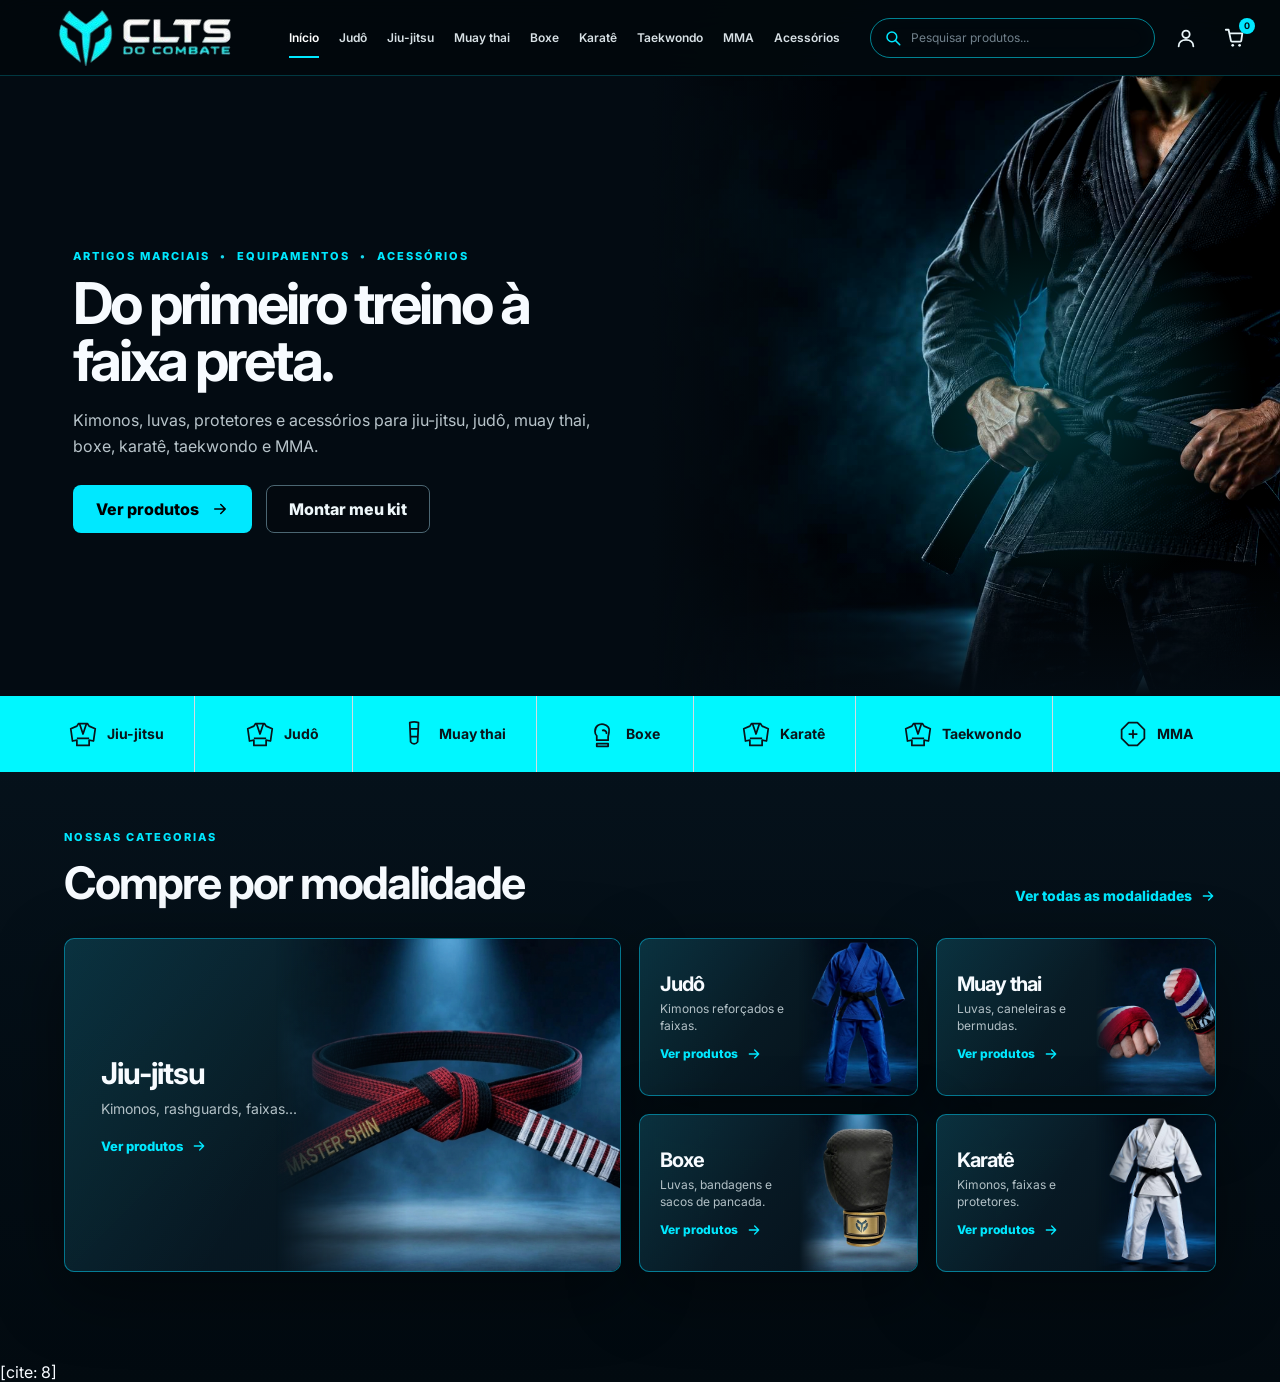
<file: Index.html>
<!DOCTYPE html>
<html lang="pt-BR">

<head>

  <meta charset="UTF-8">

  <meta
    name="viewport"
    content="width=device-width, initial-scale=1.0"
  >

  <meta
    name="description"
    content="CLTS do Combate — equipamentos premium para artes marciais."
  >

  <title>
    CLTS do Combate | Equipamentos para Artes Marciais
  </title>

  <link rel="preconnect" href="https://fonts.googleapis.com">

  <link
    rel="preconnect"
    href="https://fonts.gstatic.com"
    crossorigin
  >

  <link
    href="https://fonts.googleapis.com/css2?family=Inter:wght@400;500;600;700;800&display=swap"
    rel="stylesheet"
  >

  <link
    rel="stylesheet"
    href="Style.css"
  >

</head>


<body>


  <!-- ==================================================
       ÍCONES
  =================================================== -->

  <svg
    width="0"
    height="0"
    style="position:absolute"
    aria-hidden="true"
  >

    <defs>

      <!-- Kimono -->

      <symbol
        id="i-gi"
        viewBox="0 0 32 32"
      >

        <path
          d="M11 4h10l2 3 7 3-2 14-5-1v6H9v-6l-5 1L2 10l7-3z"
          fill="none"
          stroke="currentColor"
          stroke-width="2"
          stroke-linejoin="round"
        />

        <path
          d="M12 4l4 12 4-12M9 21h14"
          fill="none"
          stroke="currentColor"
          stroke-width="2"
          stroke-linejoin="round"
        />

      </symbol>


      <!-- Luva -->

      <symbol
        id="i-glove"
        viewBox="0 0 32 32"
      >

        <path
          d="M8 13c0-6 5-9 10-8 5 1 7 5 6 9l-1 5v4H10v-5c-1-1-2-3-2-5z"
          fill="none"
          stroke="currentColor"
          stroke-width="2"
          stroke-linejoin="round"
        />

        <path
          d="M10 27h13v3H10zM16 12c3-1 6 1 5 4"
          fill="none"
          stroke="currentColor"
          stroke-width="2"
          stroke-linejoin="round"
        />

      </symbol>


      <!-- Caneleira -->

      <symbol
        id="i-shin"
        viewBox="0 0 32 32"
      >

        <path
          d="M10 3c3-1 7-1 10 0l-1 22c-2 3-6 3-8 0zM10 10h9M10 19h9"
          fill="none"
          stroke="currentColor"
          stroke-width="2"
          stroke-linejoin="round"
        />

      </symbol>


      <!-- MMA -->

      <symbol
        id="i-mma"
        viewBox="0 0 32 32"
      >

        <path
          d="M11 3h10l8 8v10l-8 8H11l-8-8V11z"
          fill="none"
          stroke="currentColor"
          stroke-width="2"
          stroke-linejoin="round"
        />

        <path
          d="M11 16h10M16 11v10"
          stroke="currentColor"
          stroke-width="2"
        />

      </symbol>


      <!-- Busca -->

      <symbol
        id="i-search"
        viewBox="0 0 24 24"
      >

        <circle
          cx="10.5"
          cy="10.5"
          r="6.5"
          fill="none"
          stroke="currentColor"
          stroke-width="2"
        />

        <path
          d="M15.5 15.5L21 21"
          stroke="currentColor"
          stroke-width="2"
          stroke-linecap="round"
        />

      </symbol>


      <!-- Usuário -->

      <symbol
        id="i-user"
        viewBox="0 0 24 24"
      >

        <circle
          cx="12"
          cy="8"
          r="4"
          fill="none"
          stroke="currentColor"
          stroke-width="2"
        />

        <path
          d="M4 21c0-4.4 3.6-7 8-7s8 2.6 8 7"
          fill="none"
          stroke="currentColor"
          stroke-width="2"
          stroke-linecap="round"
        />

      </symbol>


      <!-- Carrinho -->

      <symbol
        id="i-cart"
        viewBox="0 0 24 24"
      >

        <path
          d="M2 3h3l2.6 12.2a1 1 0 0 0 1 .8h9.2a1 1 0 0 0 1-.8L20 7H6"
          fill="none"
          stroke="currentColor"
          stroke-width="2"
          stroke-linecap="round"
          stroke-linejoin="round"
        />

        <circle
          cx="9.5"
          cy="20"
          r="1.5"
          fill="currentColor"
        />

        <circle
          cx="17"
          cy="20"
          r="1.5"
          fill="currentColor"
        />

      </symbol>


      <!-- Menu -->

      <symbol
        id="i-menu"
        viewBox="0 0 24 24"
      >

        <path
          d="M3 6h18M3 12h18M3 18h18"
          stroke="currentColor"
          stroke-width="2"
          stroke-linecap="round"
        />

      </symbol>


      <!-- Seta -->

      <symbol
        id="i-arrow"
        viewBox="0 0 24 24"
      >

        <path
          d="M5 12h14M13 6l6 6-6 6"
          fill="none"
          stroke="currentColor"
          stroke-width="2"
          stroke-linecap="round"
          stroke-linejoin="round"
        />

      </symbol>

    </defs>

  </svg>



  <!-- ==================================================
       CABEÇALHO
  =================================================== -->

  <header class="site-header">


    <!-- LOGO -->

    <a
      class="brand"
      href="Index.html"
      aria-label="CLTS do Combate - início"
    >

      <img
        src="images/logo-clts.png"
        alt="CLTS do Combate"
        onerror="this.onerror=null;this.src='images/logo-clts.png';"
      >

    </a>



    <!-- MENU PRINCIPAL -->

    <nav
      class="main-nav"
      aria-label="Navegação principal"
    >

      <a
        class="active"
        href="Index.html"
      >
        Início
      </a>


      <a
        href="catalogo.html?modalidade=judo"
      >
        Judô
      </a>


      <a
        href="catalogo.html?modalidade=jiu-jitsu"
      >
        Jiu-jitsu
      </a>


      <a
        href="catalogo.html?modalidade=muay-thai"
      >
        Muay thai
      </a>


      <a
        href="catalogo.html?modalidade=boxe"
      >
        Boxe
      </a>


      <a
        href="catalogo.html?modalidade=karate"
      >
        Karatê
      </a>


      <a
        href="catalogo.html?modalidade=taekwondo"
      >
        Taekwondo
      </a>


      <a
        href="catalogo.html?modalidade=mma"
      >
        MMA
      </a>


      <a
        href="catalogo.html"
      >
        Acessórios
      </a>

    </nav>



    <!-- AÇÕES DO CABEÇALHO -->

    <div class="header-actions">


      <!-- BUSCA -->

      <label class="search">

        <svg
          class="ico"
          aria-hidden="true"
        >

          <use href="#i-search"></use>

        </svg>


        <input
          type="search"
          id="globalSearchInput"
          placeholder="Pesquisar produtos..."
          aria-label="Pesquisar produtos"
        >

      </label>



      <!-- ADMIN -->
      <a
        href="admin.html"
        id="adminButton"
        class="admin-button"
        style="display:none;"
        title="Painel Administrativo"
      >👑 ADMIN</a>


      <!-- LOGIN -->

      <a
        href="login.html"
        class="icon-btn"
        id="accountButton"
        aria-label="Minha conta"
        title="Entrar"
      >

        <svg
          class="ico"
          aria-hidden="true"
        >

          <use href="#i-user"></use>

        </svg>

      </a>



      <!-- CARRINHO -->

      <button
        class="icon-btn cart-btn"
        id="headerCartBtn"
        aria-label="Carrinho"
        type="button"
      >

        <svg
          class="ico"
          aria-hidden="true"
        >

          <use href="#i-cart"></use>

        </svg>


        <b id="cartCount">
          0
        </b>

      </button>



      <!-- MENU MOBILE -->

      <button
        class="menu-toggle"
        aria-label="Abrir menu"
        aria-expanded="false"
      >

        <svg
          class="ico"
          aria-hidden="true"
        >

          <use href="#i-menu"></use>

        </svg>

      </button>

    </div>

  </header>



  <!-- ==================================================
       CONTEÚDO PRINCIPAL
  =================================================== -->

  <main id="inicio">


    <!-- ==================================================
         HERO
    =================================================== -->

    <section class="hero">


      <!-- TEXTO -->

      <div class="hero-copy">

        <p class="eyebrow">

          ARTIGOS MARCIAIS

          <i>•</i>

          EQUIPAMENTOS

          <i>•</i>

          ACESSÓRIOS

        </p>


        <h1>
          Do primeiro treino à faixa preta.
        </h1>


        <p class="hero-text">

          Kimonos, luvas, protetores e acessórios
          para jiu-jitsu, judô, muay thai, boxe,
          karatê, taekwondo e MMA.

        </p>


        <div class="hero-actions">


          <a
            class="btn btn-primary"
            href="catalogo.html"
          >

            Ver produtos

            <svg
              class="ico"
              aria-hidden="true"
            >

              <use href="#i-arrow"></use>

            </svg>

          </a>


          <button
            class="btn btn-secondary"
            id="kitButton"
            type="button"
          >

            Montar meu kit

          </button>

        </div>

      </div>



      <!-- IMAGEM HERO -->

      <div
        class="hero-visual"
        aria-label="Lutador com kimono preto"
      >

        <div class="hero-glow"></div>

        <div class="hero-image"></div>

        <div class="hero-vignette"></div>

      </div>

    </section>



    <!-- ==================================================
         BARRA DE MODALIDADES
    =================================================== -->

    <section
      class="quick-nav"
      aria-label="Modalidades"
    >


      <a
        href="catalogo.html?modalidade=jiu-jitsu"
      >

        <svg
          class="ico"
          aria-hidden="true"
        >

          <use href="#i-gi"></use>

        </svg>

        <span>
          Jiu-jitsu
        </span>

      </a>


      <a
        href="catalogo.html?modalidade=judo"
      >

        <svg
          class="ico"
          aria-hidden="true"
        >

          <use href="#i-gi"></use>

        </svg>

        <span>
          Judô
        </span>

      </a>


      <a
        href="catalogo.html?modalidade=muay-thai"
      >

        <svg
          class="ico"
          aria-hidden="true"
        >

          <use href="#i-shin"></use>

        </svg>

        <span>
          Muay thai
        </span>

      </a>


      <a
        href="catalogo.html?modalidade=boxe"
      >

        <svg
          class="ico"
          aria-hidden="true"
        >

          <use href="#i-glove"></use>

        </svg>

        <span>
          Boxe
        </span>

      </a>


      <a
        href="catalogo.html?modalidade=karate"
      >

        <svg
          class="ico"
          aria-hidden="true"
        >

          <use href="#i-gi"></use>

        </svg>

        <span>
          Karatê
        </span>

      </a>


      <a
        href="catalogo.html?modalidade=taekwondo"
      >

        <svg
          class="ico"
          aria-hidden="true"
        >

          <use href="#i-gi"></use>

        </svg>

        <span>
          Taekwondo
        </span>

      </a>


      <a
        href="catalogo.html?modalidade=mma"
      >

        <svg
          class="ico"
          aria-hidden="true"
        >

          <use href="#i-mma"></use>

        </svg>

        <span>
          MMA
        </span>

      </a>

    </section>



    <!-- ==================================================
         CATEGORIAS
    =================================================== -->

    <section
      class="category-section"
      id="categorias"
    >


      <!-- TÍTULO -->

      <div class="section-heading">

        <div>

          <p class="eyebrow">
            NOSSAS CATEGORIAS
          </p>


          <h2>
            Compre por modalidade
          </h2>

        </div>


        <a
          class="all-link"
          href="catalogo.html"
        >

          Ver todas as modalidades

          <svg
            class="ico"
            aria-hidden="true"
          >

            <use href="#i-arrow"></use>

          </svg>

        </a>

      </div>



      <!-- GRID -->

      <div class="category-grid">


        <!-- JIU-JITSU -->

        <article
          class="category-card category-featured"
        >

          <div class="card-content">

            <h3>
              Jiu-jitsu
            </h3>


            <p>
              Kimonos, rashguards, faixas...
            </p>


            <a
              href="catalogo.html?modalidade=jiu-jitsu"
              class="product-link"
            >

              Ver produtos

              <svg
                class="ico"
                aria-hidden="true"
              >

                <use href="#i-arrow"></use>

              </svg>

            </a>

          </div>


          <img
            class="featured-media"
            src="images/jiu-jitsu.jpg"
            onerror="this.onerror=null;this.src='images/logo-clts.png';"
            alt="Kimono branco de jiu-jitsu com faixa preta"
            width="400"
            height="400"
            loading="lazy"
          >

        </article>



        <!-- OUTRAS MODALIDADES -->

        <div class="small-grid">


          <!-- JUDÔ -->

          <article
            class="category-card small-card"
          >

            <div class="small-copy">

              <h3>
                Judô
              </h3>


              <p>
                Kimonos reforçados e faixas.
              </p>


              <a
                href="catalogo.html?modalidade=judo"
                class="product-link"
              >

                Ver produtos

                <svg
                  class="ico"
                  aria-hidden="true"
                >

                  <use href="#i-arrow"></use>

                </svg>

              </a>

            </div>


            <img
              class="small-media"
              src="images/judo.jpg"
              onerror="this.onerror=null;this.src='images/logo-clts.png';"
              alt="Kimono de judô"
              width="400"
              height="400"
              loading="lazy"
            >

          </article>



          <!-- MUAY THAI -->

          <article
            class="category-card small-card"
          >

            <div class="small-copy">

              <h3>
                Muay thai
              </h3>


              <p>
                Luvas, caneleiras e bermudas.
              </p>


              <a
                href="catalogo.html?modalidade=muay-thai"
                class="product-link"
              >

                Ver produtos

                <svg
                  class="ico"
                  aria-hidden="true"
                >

                  <use href="#i-arrow"></use>

                </svg>

              </a>

            </div>


            <img
              class="small-media"
              src="images/muay-thai.jpg"
              onerror="this.onerror=null;this.src='images/logo-clts.png';"
              alt="Caneleiras de muay thai"
              width="400"
              height="400"
              loading="lazy"
            >

          </article>



          <!-- BOXE -->

          <article
            class="category-card small-card"
          >

            <div class="small-copy">

              <h3>
                Boxe
              </h3>


              <p>
                Luvas, bandagens e sacos de pancada.
              </p>


              <a
                href="catalogo.html?modalidade=boxe"
                class="product-link"
              >

                Ver produtos

                <svg
                  class="ico"
                  aria-hidden="true"
                >

                  <use href="#i-arrow"></use>

                </svg>

              </a>

            </div>


            <img
              class="small-media"
              src="images/boxe.jpg"
              onerror="this.onerror=null;this.src='images/logo-clts.png';"
              alt="Luvas de boxe"
              width="400"
              height="400"
              loading="lazy"
            >

          </article>



          <!-- KARATÊ -->

          <article
            class="category-card small-card"
          >

            <div class="small-copy">

              <h3>
                Karatê
              </h3>


              <p>
                Kimonos, faixas e protetores.
              </p>


              <a
                href="catalogo.html?modalidade=karate"
                class="product-link"
              >

                Ver produtos

                <svg
                  class="ico"
                  aria-hidden="true"
                >

                  <use href="#i-arrow"></use>

                </svg>

              </a>

            </div>


            <img
              class="small-media"
              src="images/karate.jpg"
              onerror="this.onerror=null;this.src='images/logo-clts.png';"
              alt="Kimono de karatê"
              width="400"
              height="400"
              loading="lazy"
            >

          </article>


        </div>

      </div>

    </section>

  </main>



  <!-- ==================================================
       TOAST
  =================================================== -->

  <div
    class="toast"
    id="toast"
    role="status"
    aria-live="polite"
  ></div>



  <!-- SCRIPTS -->

  <script src="produtos.js"></script>

  <script src="Script.js"></script>


</body>

</html>
[cite: 8]
</file>
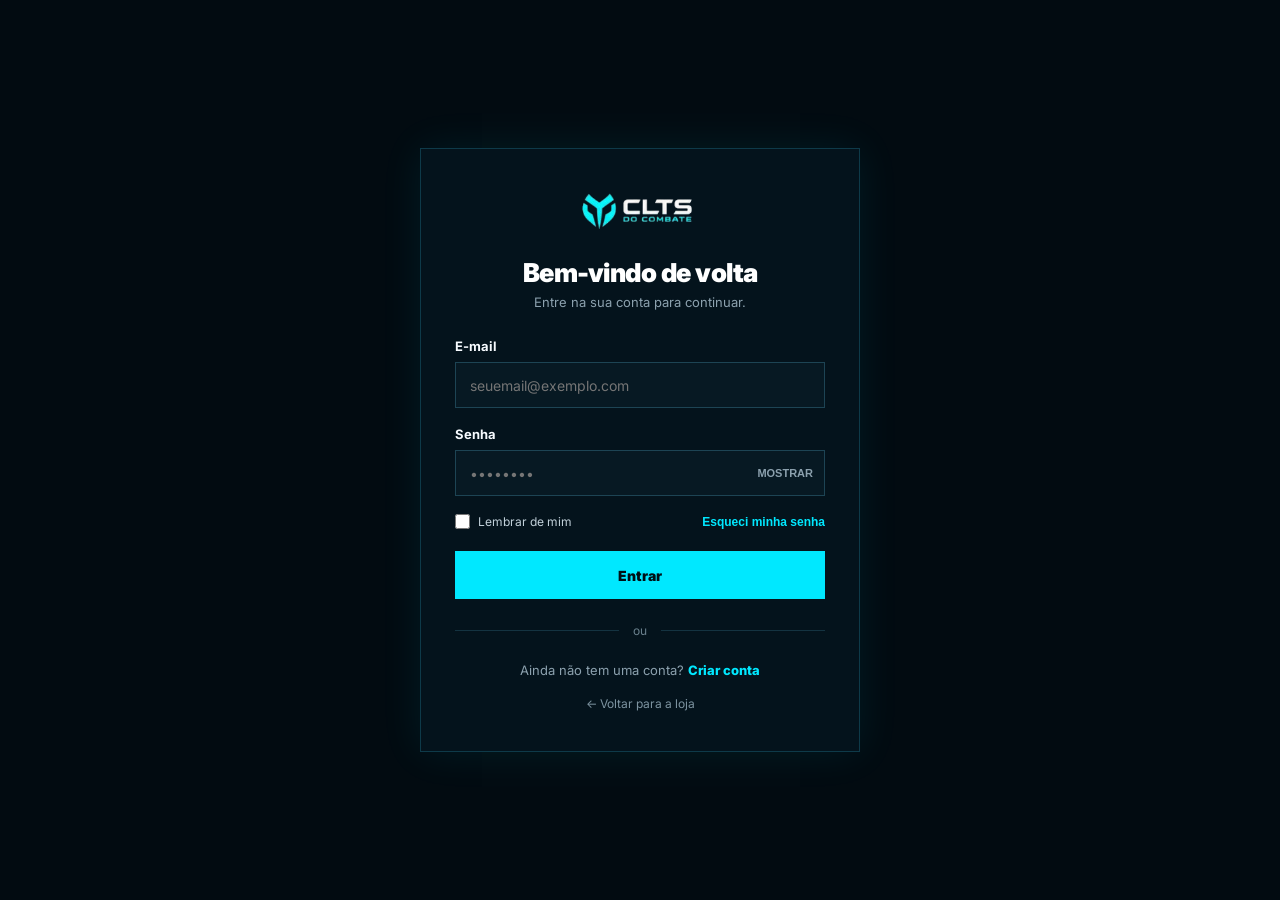
<file: admin.html>
<!DOCTYPE html>
<html lang="pt-BR">
<head>
  <meta charset="UTF-8">
  <meta name="viewport" content="width=device-width, initial-scale=1.0">
  <title>Painel Master Admin — CLTS do Combate</title>
  <link rel="preconnect" href="https://fonts.googleapis.com">
  <link rel="preconnect" href="https://fonts.gstatic.com" crossorigin>
  <link href="https://fonts.googleapis.com/css2?family=Inter:wght@400;500;600;700;800;900&display=swap" rel="stylesheet">
  <style>
    :root {
      --bg: #020b11;
      --panel: #06151f;
      --panel-2: #091d2a;
      --border: #163746;
      --cyan: #00e8ff;
      --cyan-dim: rgba(0, 232, 255, 0.12);
      --green: #00e676;
      --amber: #ffb300;
      --red: #ff2e63;
      --text: #f7fbff;
      --muted: #8ca1ae;
    }

    * { box-sizing: border-box; margin: 0; padding: 0; }
    body {
      background: var(--bg);
      color: var(--text);
      font-family: Inter, system-ui, sans-serif;
      min-height: 100vh;
      display: flex;
      overflow-x: hidden;
    }

    ::-webkit-scrollbar { width: 7px; height: 7px; }
    ::-webkit-scrollbar-track { background: var(--bg); }
    ::-webkit-scrollbar-thumb { background: #1c4456; border-radius: 4px; }
    ::-webkit-scrollbar-thumb:hover { background: var(--cyan); }

    /* SIDEBAR */
    .sidebar {
      width: 260px;
      background: #030f17;
      border-right: 1px solid var(--border);
      display: flex;
      flex-direction: column;
      position: fixed;
      top: 0;
      bottom: 0;
      left: 0;
      z-index: 100;
      transition: transform 0.25s ease;
    }

    .sidebar-header {
      padding: 22px 20px;
      border-bottom: 1px solid var(--border);
      display: flex;
      align-items: center;
      justify-content: space-between;
    }

    .sidebar-header img { height: 32px; display: block; }

    .admin-profile {
      padding: 16px 20px;
      border-bottom: 1px solid var(--border);
      background: rgba(0, 232, 255, 0.03);
    }

    .admin-badge {
      display: inline-block;
      font-size: 10px;
      font-weight: 900;
      letter-spacing: 0.8px;
      color: #001016;
      background: var(--cyan);
      padding: 3px 8px;
      margin-bottom: 6px;
    }

    .admin-profile p {
      font-size: 12px;
      color: var(--muted);
      word-break: break-all;
    }

    .nav-menu {
      flex: 1;
      padding: 16px 12px;
      display: flex;
      flex-direction: column;
      gap: 6px;
      overflow-y: auto;
    }

    .nav-btn {
      width: 100%;
      background: transparent;
      border: 1px solid transparent;
      color: var(--muted);
      padding: 12px 14px;
      text-align: left;
      font-size: 13px;
      font-weight: 700;
      cursor: pointer;
      display: flex;
      align-items: center;
      justify-content: space-between;
      transition: all 0.2s ease;
    }

    .nav-btn:hover {
      color: var(--text);
      background: rgba(255, 255, 255, 0.03);
    }

    .nav-btn.active {
      color: var(--cyan);
      background: var(--cyan-dim);
      border-color: rgba(0, 232, 255, 0.35);
    }

    .nav-count {
      font-size: 11px;
      font-weight: 800;
      padding: 2px 7px;
      background: #0c2533;
      color: var(--text);
      border-radius: 2px;
    }

    .sidebar-footer {
      padding: 16px;
      border-top: 1px solid var(--border);
      display: flex;
      flex-direction: column;
      gap: 8px;
    }

    .btn-store, .btn-logout {
      width: 100%;
      padding: 10px;
      font-size: 12px;
      font-weight: 800;
      text-align: center;
      text-decoration: none;
      cursor: pointer;
      text-transform: uppercase;
    }

    .btn-store {
      background: transparent;
      border: 1px solid var(--cyan);
      color: var(--cyan);
    }
    .btn-store:hover { background: var(--cyan-dim); }

    .btn-logout {
      background: transparent;
      border: 1px solid #4a1c28;
      color: #ff8fa8;
    }
    .btn-logout:hover { background: rgba(255, 46, 99, 0.12); }

    /* MAIN CONTENT */
    .main-area {
      flex: 1;
      margin-left: 260px;
      display: flex;
      flex-direction: column;
      min-width: 0;
    }

    .topbar {
      height: 70px;
      padding: 0 28px;
      background: #030f17;
      border-bottom: 1px solid var(--border);
      display: flex;
      align-items: center;
      justify-content: space-between;
      gap: 16px;
      position: sticky;
      top: 0;
      z-index: 90;
    }

    .topbar-left { display: flex; align-items: center; gap: 14px; }
    .menu-toggle {
      display: none;
      background: var(--panel);
      border: 1px solid var(--border);
      color: var(--text);
      padding: 8px 12px;
      font-size: 16px;
      cursor: pointer;
    }

    .topbar h1 { font-size: 20px; font-weight: 900; letter-spacing: -0.4px; }

    .content { padding: 28px; max-width: 1440px; width: 100%; margin: 0 auto; }

    .tab-section { display: none; animation: fadeIn 0.2s ease; }
    .tab-section.active { display: block; }
    @keyframes fadeIn { from { opacity: 0; transform: translateY(6px); } to { opacity: 1; transform: translateY(0); } }

    /* BUTTONS */
    .btn {
      height: 40px;
      padding: 0 16px;
      font-size: 12px;
      font-weight: 800;
      text-transform: uppercase;
      letter-spacing: 0.4px;
      border: none;
      cursor: pointer;
      display: inline-flex;
      align-items: center;
      justify-content: center;
      gap: 8px;
      transition: all 0.2s ease;
    }
    .btn-primary { background: var(--cyan); color: #001016; }
    .btn-primary:hover { filter: brightness(1.08); }
    .btn-outline { background: transparent; border: 1px solid var(--border); color: var(--text); }
    .btn-outline:hover { border-color: var(--cyan); color: var(--cyan); }
    .btn-cyan-outline { background: transparent; border: 1px solid var(--cyan); color: var(--cyan); }
    .btn-cyan-outline:hover { background: var(--cyan-dim); }
    .btn-danger { background: transparent; border: 1px solid #4a1c28; color: #ff8fa8; }
    .btn-danger:hover { background: rgba(255, 46, 99, 0.15); }
    .btn-sm { height: 32px; padding: 0 10px; font-size: 11px; }

    /* KPI CARDS */
    .kpi-grid {
      display: grid;
      grid-template-columns: repeat(auto-fit, minmax(210px, 1fr));
      gap: 16px;
      margin-bottom: 26px;
    }

    .kpi-card {
      background: var(--panel);
      border: 1px solid var(--border);
      padding: 20px;
      position: relative;
    }

    .kpi-card::before {
      content: "";
      position: absolute;
      top: 0; left: 0; right: 0;
      height: 2px;
      background: var(--cyan);
      opacity: 0.5;
    }

    .kpi-label {
      font-size: 11px;
      font-weight: 800;
      text-transform: uppercase;
      color: var(--muted);
      margin-bottom: 8px;
      display: block;
    }

    .kpi-value {
      font-size: 26px;
      font-weight: 900;
      color: var(--text);
    }
    .kpi-value.cyan { color: var(--cyan); }
    .kpi-value.green { color: var(--green); }
    .kpi-value.amber { color: var(--amber); }

    .kpi-sub { font-size: 11px; color: var(--muted); margin-top: 6px; display: block; }

    /* DASHBOARD PANELS */
    .dash-grid {
      display: grid;
      grid-template-columns: 1.2fr 1fr;
      gap: 20px;
    }

    .card-box {
      background: var(--panel);
      border: 1px solid var(--border);
      padding: 22px;
      margin-bottom: 20px;
    }

    .card-header {
      display: flex;
      align-items: center;
      justify-content: space-between;
      margin-bottom: 18px;
      padding-bottom: 12px;
      border-bottom: 1px solid var(--border);
      gap: 12px;
      flex-wrap: wrap;
    }

    .card-header h2 { font-size: 16px; font-weight: 800; }

    /* BAR CHART */
    .chart-row { margin-bottom: 14px; }
    .chart-meta {
      display: flex;
      justify-content: space-between;
      font-size: 12px;
      font-weight: 700;
      margin-bottom: 6px;
    }
    .chart-track {
      width: 100%;
      height: 10px;
      background: #030e15;
      border: 1px solid #122c38;
      overflow: hidden;
    }
    .chart-fill {
      height: 100%;
      background: linear-gradient(90deg, #0099b8, var(--cyan));
      transition: width 0.4s ease;
    }

    /* TOOLBAR & FILTERS */
    .toolbar {
      display: flex;
      gap: 12px;
      margin-bottom: 20px;
      flex-wrap: wrap;
    }

    .input-ctrl, .select-ctrl, .textarea-ctrl {
      background: #030f17;
      border: 1px solid #214454;
      color: var(--text);
      padding: 0 12px;
      height: 40px;
      font-family: inherit;
      font-size: 13px;
      outline: none;
    }
    .input-ctrl:focus, .select-ctrl:focus, .textarea-ctrl:focus { border-color: var(--cyan); }
    .toolbar .input-ctrl { flex: 1; min-width: 220px; }

    /* TABLES */
    .table-wrap { overflow-x: auto; }
    table {
      width: 100%;
      border-collapse: collapse;
      text-align: left;
      font-size: 13px;
    }
    th {
      background: #030f17;
      color: var(--muted);
      font-size: 11px;
      font-weight: 800;
      text-transform: uppercase;
      padding: 12px 14px;
      border-bottom: 1px solid var(--border);
    }
    td {
      padding: 13px 14px;
      border-bottom: 1px solid #102935;
      vertical-align: middle;
    }
    tr:hover td { background: rgba(0, 232, 255, 0.02); }

    .prod-thumb {
      width: 48px;
      height: 48px;
      object-fit: cover;
      background: #020b11;
      border: 1px solid var(--border);
      display: block;
    }

    .badge {
      display: inline-block;
      font-size: 10px;
      font-weight: 900;
      padding: 4px 8px;
      text-transform: uppercase;
      letter-spacing: 0.4px;
    }
    .badge-green { background: rgba(0, 230, 118, 0.14); color: var(--green); border: 1px solid rgba(0, 230, 118, 0.4); }
    .badge-red { background: rgba(255, 46, 99, 0.14); color: var(--red); border: 1px solid rgba(255, 46, 99, 0.4); }
    .badge-amber { background: rgba(255, 179, 0, 0.14); color: var(--amber); border: 1px solid rgba(255, 179, 0, 0.4); }
    .badge-cyan { background: var(--cyan-dim); color: var(--cyan); border: 1px solid rgba(0, 232, 255, 0.4); }

    .actions-cell { display: flex; gap: 6px; flex-wrap: wrap; }

    /* MODAL */
    .modal-backdrop {
      position: fixed;
      inset: 0;
      background: rgba(1, 6, 10, 0.85);
      backdrop-filter: blur(4px);
      display: none;
      align-items: center;
      justify-content: center;
      padding: 20px;
      z-index: 1000;
    }
    .modal-backdrop.open { display: flex; }

    .modal-box {
      background: var(--panel);
      border: 1px solid var(--cyan);
      width: 100%;
      max-width: 680px;
      max-height: 90vh;
      overflow-y: auto;
      padding: 26px;
      box-shadow: 0 25px 70px rgba(0, 0, 0, 0.8);
    }

    .modal-top {
      display: flex;
      justify-content: space-between;
      align-items: center;
      padding-bottom: 14px;
      margin-bottom: 18px;
      border-bottom: 1px solid var(--border);
    }
    .modal-top h2 { font-size: 18px; font-weight: 900; }
    .modal-close {
      background: transparent;
      border: none;
      color: var(--muted);
      font-size: 22px;
      cursor: pointer;
    }
    .modal-close:hover { color: var(--text); }

    .form-grid {
      display: grid;
      grid-template-columns: 1fr 1fr;
      gap: 14px;
    }
    .form-group { display: flex; flex-direction: column; gap: 6px; margin-bottom: 14px; }
    .form-group.full { grid-column: 1 / -1; }
    .form-group label { font-size: 12px; font-weight: 700; color: var(--muted); }
    .textarea-ctrl { height: 85px; padding: 10px 12px; resize: vertical; }

    .img-preview-box {
      display: flex;
      align-items: center;
      gap: 14px;
      background: #030f17;
      border: 1px dashed #23495a;
      padding: 12px;
    }
    .img-preview-box img {
      width: 72px;
      height: 72px;
      object-fit: cover;
      border: 1px solid var(--border);
      background: #020b11;
    }

    .check-row {
      display: flex;
      gap: 20px;
      flex-wrap: wrap;
      margin: 8px 0 18px;
    }
    .check-label {
      display: flex;
      align-items: center;
      gap: 8px;
      font-size: 13px;
      font-weight: 700;
      cursor: pointer;
    }
    .check-label input { width: 16px; height: 16px; accent-color: var(--cyan); }

    /* TOAST */
    .toast {
      position: fixed;
      bottom: 24px;
      right: 24px;
      background: #061822;
      border: 1px solid var(--cyan);
      color: var(--text);
      padding: 14px 20px;
      font-size: 13px;
      font-weight: 700;
      z-index: 9999;
      opacity: 0;
      transform: translateY(15px);
      pointer-events: none;
      transition: all 0.25s ease;
      box-shadow: 0 10px 30px rgba(0, 0, 0, 0.6);
    }
    .toast.show { opacity: 1; transform: translateY(0); }

    @media (max-width: 960px) {
      .sidebar { transform: translateX(-100%); }
      .sidebar.open { transform: translateX(0); }
      .main-area { margin-left: 0; }
      .menu-toggle { display: inline-block; }
      .dash-grid { grid-template-columns: 1fr; }
      .form-grid { grid-template-columns: 1fr; }
    }
  </style>
</head>
<body>

  <!-- SIDEBAR -->
  <aside class="sidebar" id="sidebar">
    <div class="sidebar-header">
      <a href="Index.html">
        <img src="images/logo-clts.png" alt="CLTS do Combate">
      </a>
      <button class="modal-close" id="closeSidebar" style="display:none;">&times;</button>
    </div>

    <div class="admin-profile">
      <span class="admin-badge">MASTER ADMIN</span>
      <p id="adminEmailDisplay">guilhermecanada93@gmail.com</p>
    </div>

    <nav class="nav-menu">
      <button class="nav-btn active" data-tab="dashboard">
        <span>📊 Dashboard</span>
      </button>
      <button class="nav-btn" data-tab="produtos">
        <span>🥊 Produtos</span>
        <span class="nav-count" id="navCountProdutos">0</span>
      </button>
      <button class="nav-btn" data-tab="pedidos">
        <span>📦 Pedidos</span>
        <span class="nav-count" id="navCountPedidos">0</span>
      </button>
      <button class="nav-btn" data-tab="clientes">
        <span>👥 Clientes</span>
        <span class="nav-count" id="navCountClientes">0</span>
      </button>
      <button class="nav-btn" data-tab="cupons">
        <span>🎟️ Cupons</span>
        <span class="nav-count" id="navCountCupons">0</span>
      </button>
      <button class="nav-btn" data-tab="sistema">
        <span>⚙️ Backup & Sistema</span>
      </button>
    </nav>

    <div class="sidebar-footer">
      <a href="Index.html" class="btn-store">Ver Loja Online</a>
      <button type="button" class="btn-logout" id="logoutBtn">Terminar Sessão</button>
    </div>
  </aside>

  <!-- ÁREA PRINCIPAL -->
  <div class="main-area">
    <header class="topbar">
      <div class="topbar-left">
        <button class="menu-toggle" id="menuToggle">☰</button>
        <h1 id="pageTitle">Dashboard Geral</h1>
      </div>
      <div style="display:flex; gap:10px;">
        <button class="btn btn-primary" id="btnNovoProdutoTop">+ Novo Produto</button>
      </div>
    </header>

    <main class="content">

      <!-- =====================================
           ABA 1: DASHBOARD
      ====================================== -->
      <section class="tab-section active" id="tab-dashboard">
        <div class="kpi-grid">
          <div class="kpi-card">
            <span class="kpi-label">Receita Total</span>
            <strong class="kpi-value green" id="kpiReceita">R$ 0,00</strong>
            <span class="kpi-sub" id="kpiPedidosPagos">0 pedidos válidos</span>
          </div>
          <div class="kpi-card">
            <span class="kpi-label">Total de Pedidos</span>
            <strong class="kpi-value cyan" id="kpiPedidos">0</strong>
            <span class="kpi-sub" id="kpiTicketMedio">Ticket médio: R$ 0,00</span>
          </div>
          <div class="kpi-card">
            <span class="kpi-label">Produtos Ativos</span>
            <strong class="kpi-value" id="kpiAtivos">0</strong>
            <span class="kpi-sub" id="kpiInativos">0 indisponíveis</span>
          </div>
          <div class="kpi-card">
            <span class="kpi-label">Clientes Cadastrados</span>
            <strong class="kpi-value amber" id="kpiClientes">0</strong>
            <span class="kpi-sub">Base local ativa</span>
          </div>
        </div>

        <div class="dash-grid">
          <div class="card-box">
            <div class="card-header">
              <h2>Últimos Pedidos</h2>
              <button class="btn btn-outline btn-sm" onclick="mudarAba('pedidos')">Ver Todos</button>
            </div>
            <div class="table-wrap">
              <table>
                <thead>
                  <tr>
                    <th>Pedido</th>
                    <th>Cliente</th>
                    <th>Total</th>
                    <th>Status</th>
                  </tr>
                </thead>
                <tbody id="dashRecentOrders"></tbody>
              </table>
            </div>
          </div>

          <div class="card-box">
            <div class="card-header">
              <h2>Produtos por Modalidade</h2>
            </div>
            <div id="categoryChart"></div>
          </div>
        </div>
      </section>

      <!-- =====================================
           ABA 2: PRODUTOS
      ====================================== -->
      <section class="tab-section" id="tab-produtos">
        <div class="card-box">
          <div class="card-header">
            <h2>Catálogo de Produtos</h2>
            <div style="display:flex; gap:8px; flex-wrap:wrap;">
              <button class="btn btn-outline btn-sm" id="btnSyncBase">Sincronizar Base (produtos.js)</button>
              <button class="btn btn-primary btn-sm" id="btnNovoProduto">+ Cadastrar Produto</button>
            </div>
          </div>

          <div class="toolbar">
            <input type="text" class="input-ctrl" id="filterProdSearch" placeholder="Buscar por nome, ID ou descrição...">
            <select class="select-ctrl" id="filterProdCat">
              <option value="">Todas as Categorias</option>
              <option value="Jiu-Jitsu">Jiu-Jitsu</option>
              <option value="Judô">Judô</option>
              <option value="Muay Thai">Muay Thai</option>
              <option value="Boxe">Boxe</option>
              <option value="Karatê">Karatê</option>
              <option value="Taekwondo">Taekwondo</option>
              <option value="MMA">MMA</option>
              <option value="Acessórios">Acessórios</option>
            </select>
            <select class="select-ctrl" id="filterProdStatus">
              <option value="">Todos os Status</option>
              <option value="disponivel">Disponíveis</option>
              <option value="indisponivel">Indisponíveis</option>
              <option value="destaque">Em Destaque</option>
            </select>
          </div>

          <div class="table-wrap">
            <table>
              <thead>
                <tr>
                  <th>Foto</th>
                  <th>Produto</th>
                  <th>Categoria</th>
                  <th>Preço</th>
                  <th>Estoque</th>
                  <th>Status</th>
                  <th>Ações</th>
                </tr>
              </thead>
              <tbody id="productsTableBody"></tbody>
            </table>
          </div>
        </div>
      </section>

      <!-- =====================================
           ABA 3: PEDIDOS
      ====================================== -->
      <section class="tab-section" id="tab-pedidos">
        <div class="card-box">
          <div class="card-header">
            <h2>Gestão de Pedidos</h2>
            <button class="btn btn-cyan-outline btn-sm" id="btnSimularPedido">+ Gerar Pedido Teste</button>
          </div>

          <div class="toolbar">
            <input type="text" class="input-ctrl" id="filterOrderSearch" placeholder="Buscar por nº do pedido, cliente ou e-mail...">
            <select class="select-ctrl" id="filterOrderStatus">
              <option value="">Todos os Status</option>
              <option value="Pendente">Pendente</option>
              <option value="Pago">Pago</option>
              <option value="Em Separação">Em Separação</option>
              <option value="Enviado">Enviado</option>
              <option value="Entregue">Entregue</option>
              <option value="Cancelado">Cancelado</option>
            </select>
          </div>

          <div class="table-wrap">
            <table>
              <thead>
                <tr>
                  <th>Nº Pedido</th>
                  <th>Data</th>
                  <th>Cliente</th>
                  <th>Itens</th>
                  <th>Total</th>
                  <th>Alterar Status</th>
                  <th>Ações</th>
                </tr>
              </thead>
              <tbody id="ordersTableBody"></tbody>
            </table>
          </div>
        </div>
      </section>

      <!-- =====================================
           ABA 4: CLIENTES
      ====================================== -->
      <section class="tab-section" id="tab-clientes">
        <div class="card-box">
          <div class="card-header">
            <h2>Clientes Cadastrados</h2>
          </div>

          <div class="toolbar">
            <input type="text" class="input-ctrl" id="filterUserSearch" placeholder="Buscar cliente por nome ou e-mail...">
          </div>

          <div class="table-wrap">
            <table>
              <thead>
                <tr>
                  <th>Nome</th>
                  <th>E-mail</th>
                  <th>Perfil</th>
                  <th>Pedidos</th>
                  <th>Total Comprado</th>
                  <th>Ações</th>
                </tr>
              </thead>
              <tbody id="usersTableBody"></tbody>
            </table>
          </div>
        </div>
      </section>

      <!-- =====================================
           ABA 5: CUPONS
      ====================================== -->
      <section class="tab-section" id="tab-cupons">
        <div class="dash-grid">
          <div class="card-box">
            <div class="card-header">
              <h2>Criar Novo Cupom</h2>
            </div>
            <form id="couponForm">
              <div class="form-group">
                <label>Código do Cupom (Ex: FAIXAPRETA15)</label>
                <input type="text" class="input-ctrl" id="couponCode" placeholder="COMBATE15" required style="text-transform:uppercase;">
              </div>
              <div class="form-group">
                <label>Tipo de Desconto</label>
                <select class="select-ctrl" id="couponType">
                  <option value="percent">Porcentagem (%)</option>
                  <option value="fixed">Valor Fixo (R$)</option>
                </select>
              </div>
              <div class="form-group">
                <label>Valor do Desconto</label>
                <input type="number" step="0.01" class="input-ctrl" id="couponValue" placeholder="15" required>
              </div>
              <button type="submit" class="btn btn-primary" style="width:100%;">Salvar Cupom</button>
            </form>
          </div>

          <div class="card-box">
            <div class="card-header">
              <h2>Cupons Ativos na Loja</h2>
            </div>
            <div class="table-wrap">
              <table>
                <thead>
                  <tr>
                    <th>Código</th>
                    <th>Desconto</th>
                    <th>Status</th>
                    <th>Ações</th>
                  </tr>
                </thead>
                <tbody id="couponsTableBody"></tbody>
              </table>
            </div>
          </div>
        </div>
      </section>

      <!-- =====================================
           ABA 6: BACKUP & SISTEMA
      ====================================== -->
      <section class="tab-section" id="tab-sistema">
        <div class="card-box">
          <div class="card-header">
            <h2>Backup e Manutenção da Base de Dados</h2>
          </div>
          <p style="font-size:13px; color:var(--muted); margin-bottom:20px; line-height:1.6;">
            Como o e-commerce utiliza o <strong>LocalStorage</strong> do navegador, podes exportar uma cópia de segurança completa (produtos, pedidos, clientes e cupons) em JSON ou restaurar os dados a qualquer momento.
          </p>

          <div style="display:flex; gap:12px; flex-wrap:wrap; margin-bottom:24px;">
            <button class="btn btn-primary" id="btnExportBackup">⬇️ Exportar Backup (.JSON)</button>
            <label class="btn btn-cyan-outline" style="cursor:pointer;">
              ⬆️ Importar Backup (.JSON)
              <input type="file" id="inputImportBackup" accept=".json" style="display:none;">
            </label>
          </div>

          <div style="border-top:1px solid var(--border); padding-top:20px;">
            <h3 style="font-size:14px; color:#ff8fa8; margin-bottom:12px;">Zona de Restauração</h3>
            <div style="display:flex; gap:12px; flex-wrap:wrap;">
              <button class="btn btn-danger" id="btnResetProducts">Restaurar Produtos Padrão</button>
              <button class="btn btn-danger" id="btnClearOrders">Limpar Histórico de Pedidos</button>
            </div>
          </div>
        </div>
      </section>

    </main>
  </div>

  <!-- =====================================
       MODAL DE PRODUTO (CRIAR / EDITAR)
  ====================================== -->
  <div class="modal-backdrop" id="productModal">
    <div class="modal-box">
      <div class="modal-top">
        <h2 id="modalProductTitle">Cadastrar Novo Produto</h2>
        <button class="modal-close" id="closeProductModal">&times;</button>
      </div>

      <form id="productForm">
        <input type="hidden" id="prodEditId">
        <input type="hidden" id="prodOriginalCat">

        <div class="form-grid">
          <div class="form-group">
            <label for="prodName">Nome do Produto *</label>
            <input type="text" class="input-ctrl" id="prodName" placeholder="Ex: Kimono Jiu-Jitsu Trançado" required>
          </div>

          <div class="form-group">
            <label for="prodCategory">Categoria / Modalidade *</label>
            <select class="select-ctrl" id="prodCategory" required>
              <option value="Jiu-Jitsu">Jiu-Jitsu</option>
              <option value="Judô">Judô</option>
              <option value="Muay Thai">Muay Thai</option>
              <option value="Boxe">Boxe</option>
              <option value="Karatê">Karatê</option>
              <option value="Taekwondo">Taekwondo</option>
              <option value="MMA">MMA</option>
              <option value="Acessórios">Acessórios</option>
            </select>
          </div>

          <div class="form-group">
            <label for="prodPrice">Preço de Venda (R$) *</label>
            <input type="number" step="0.01" class="input-ctrl" id="prodPrice" placeholder="199.90" required>
          </div>

          <div class="form-group">
            <label for="prodOldPrice">Preço Antigo / De (Opcional)</label>
            <input type="number" step="0.01" class="input-ctrl" id="prodOldPrice" placeholder="249.90">
          </div>

          <div class="form-group">
            <label for="prodStock">Quantidade em Estoque</label>
            <input type="number" class="input-ctrl" id="prodStock" value="15" min="0">
          </div>

          <div class="form-group">
            <label for="prodSizes">Tamanhos Disponíveis (separados por vírgula)</label>
            <input type="text" class="input-ctrl" id="prodSizes" placeholder="P, M, G, GG ou A1, A2, A3">
          </div>

          <div class="form-group full">
            <label>Imagem do Produto (Cole o caminho/URL ou envie do computador)</label>
            <div class="img-preview-box">
              <img id="prodImgPreview" src="images/logo-clts.png" alt="Preview">
              <div style="flex:1; display:flex; flex-direction:column; gap:8px;">
                <input type="text" class="input-ctrl" id="prodImage" placeholder="images/produto.jpg">
                <input type="file" id="prodImageFile" accept="image/*" style="font-size:12px; color:var(--muted);">
              </div>
            </div>
          </div>

          <div class="form-group full">
            <label for="prodDesc">Descrição Técnica</label>
            <textarea class="textarea-ctrl" id="prodDesc" placeholder="Material, costura, gramatura e recomendações de uso..."></textarea>
          </div>
        </div>

        <div class="check-row">
          <label class="check-label">
            <input type="checkbox" id="prodAvailable" checked>
            <span>Produto disponível para compra</span>
          </label>
          <label class="check-label">
            <input type="checkbox" id="prodFeatured">
            <span>Exibir como Destaque</span>
          </label>
        </div>

        <div style="display:flex; gap:10px; justify-content:flex-end;">
          <button type="button" class="btn btn-outline" id="cancelProductModal">Cancelar</button>
          <button type="submit" class="btn btn-primary">Salvar Produto</button>
        </div>
      </form>
    </div>
  </div>

  <!-- =====================================
       MODAL DE DETALHES DO PEDIDO
  ====================================== -->
  <div class="modal-backdrop" id="orderModal">
    <div class="modal-box">
      <div class="modal-top">
        <h2 id="orderModalTitle">Detalhes do Pedido</h2>
        <button class="modal-close" id="closeOrderModal">&times;</button>
      </div>
      <div id="orderModalBody" style="font-size:13px; line-height:1.6;"></div>
      <div style="display:flex; gap:10px; justify-content:flex-end; margin-top:20px;">
        <button type="button" class="btn btn-outline" onclick="window.print()">🖨️ Imprimir Comprovante</button>
        <button type="button" class="btn btn-primary" id="closeOrderModalBtn">Fechar</button>
      </div>
    </div>
  </div>

  <div class="toast" id="toast"></div>

  <script src="produtos.js"></script>
  <script src="admin.js"></script>
</body>
</html>
</file>
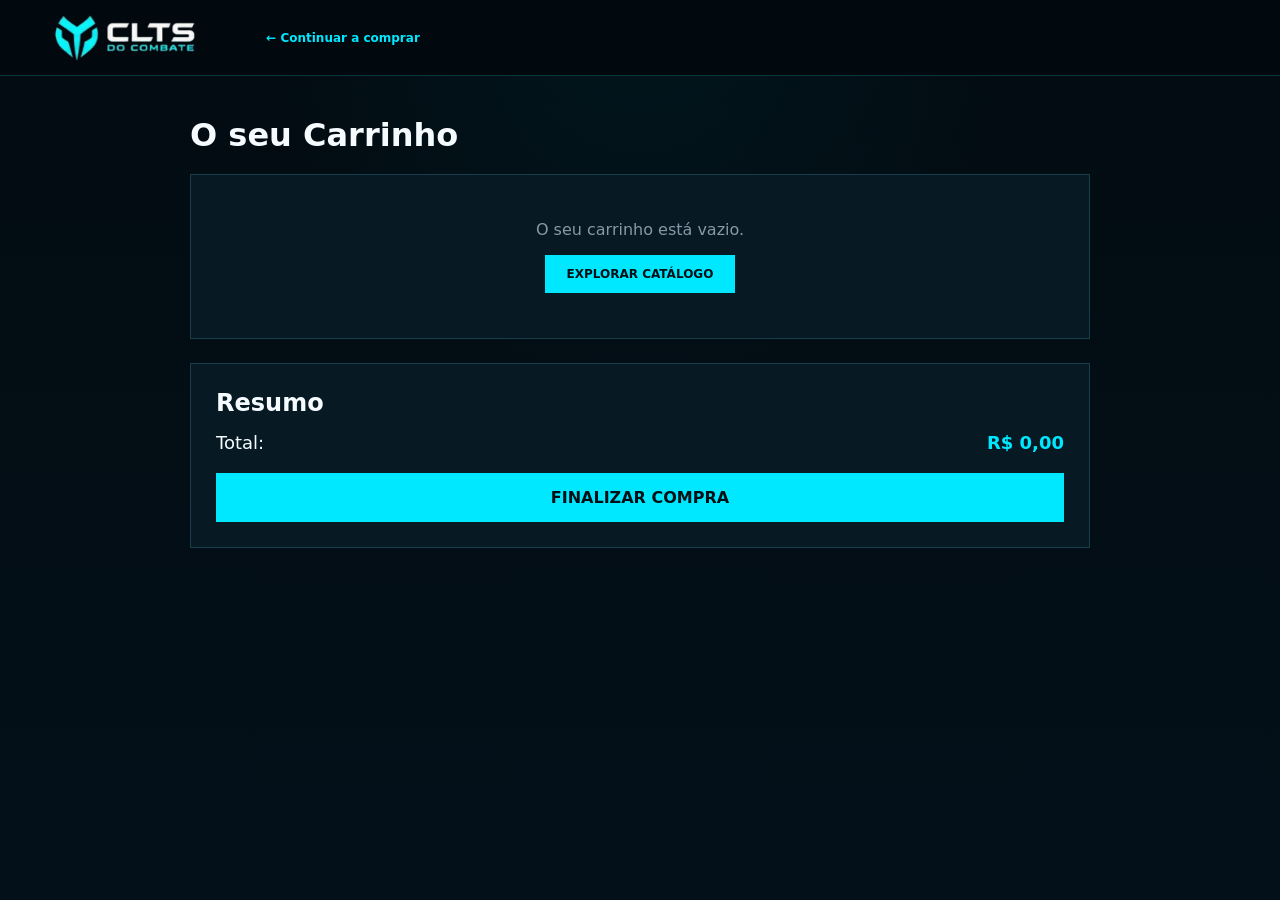
<file: carrinho.html>
<!DOCTYPE html>
<html lang="pt-BR">
<head>
<meta charset="UTF-8">
<meta name="viewport" content="width=device-width,initial-scale=1.0">
<title>Carrinho | CLTS do Combate</title>
<link rel="stylesheet" href="catalogo.css">
<style>
.cart-page{width:min(900px,92%);margin:40px auto 100px}
.cart-item{display:flex;justify-content:space-between;align-items:center;background:#071923;border:1px solid #193d4b;padding:15px;margin-bottom:12px}
.cart-actions{display:flex;gap:15px;align-items:center}
.btn-checkout{display:block;width:100%;text-align:center;background:#00e8ff;color:#001016;padding:15px;font-weight:900;text-decoration:none;margin-top:20px}
.btn-checkout:hover{background:#10cce5}
</style>
</head>
<body>
<header class="header">
  <a href="Index.html" class="logo"><img src="images/logo-clts.png" alt="CLTS"></a>
  <a href="catalogo.html" style="color:#00e8ff;text-decoration:none;font-weight:800;font-size:12px;">← Continuar a comprar</a>
</header>
<main class="cart-page">
  <h1>O seu Carrinho</h1>
  <div id="cart-items-container" style="margin-top:20px;"></div>
  <div id="cart-summary" style="background:#071923;border:1px solid #193d4b;padding:25px;margin-top:20px;">
    <h2>Resumo</h2>
    <div style="display:flex;justify-content:space-between;margin:15px 0;font-size:18px;">
      <span>Total:</span>
      <strong id="cart-total" style="color:#00e8ff;">R$ 0,00</strong>
    </div>
    <a href="finalizar-compra.html" class="btn-checkout">FINALIZAR COMPRA</a>
  </div>
</main>
<script src="produtos.js"></script>
<script src="Script.js"></script>
<script src="carrinho.js"></script>
</body>
</html>
</file>
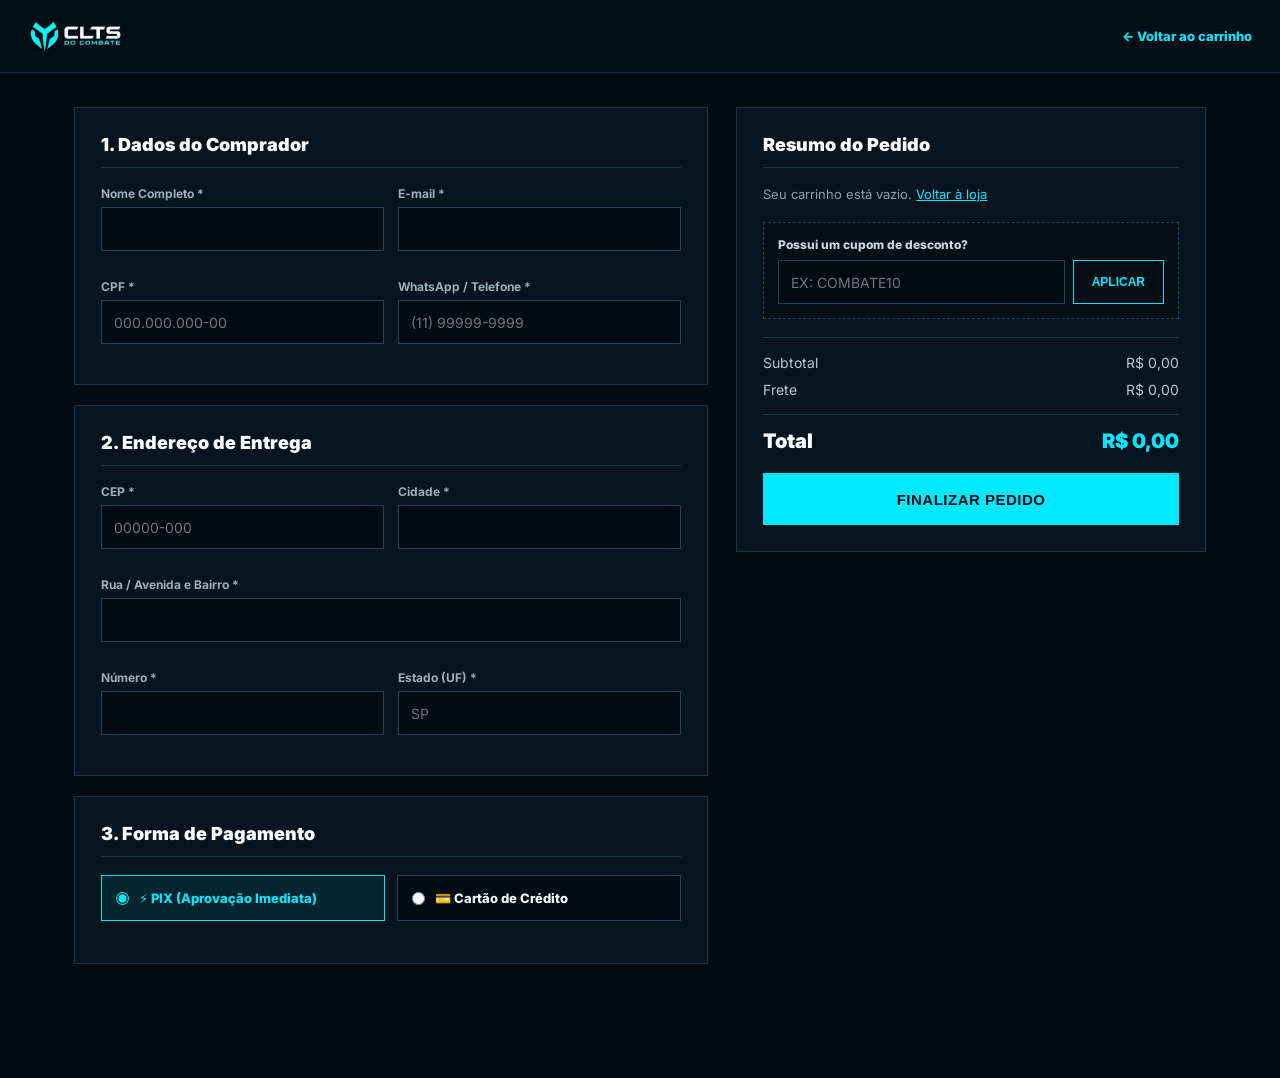
<file: finalizar-compra.html>
<!DOCTYPE html>
<html lang="pt-BR">
<head>
  <meta charset="UTF-8">
  <meta name="viewport" content="width=device-width, initial-scale=1.0">
  <title>Finalizar Compra — CLTS do Combate</title>
  <link rel="preconnect" href="https://fonts.googleapis.com">
  <link rel="preconnect" href="https://fonts.gstatic.com" crossorigin>
  <link href="https://fonts.googleapis.com/css2?family=Inter:wght@400;500;600;700;800;900&display=swap" rel="stylesheet">
  <style>
    * { box-sizing: border-box; margin: 0; padding: 0; }
    body {
      background: #020b11;
      color: #f7fbff;
      font-family: Inter, system-ui, sans-serif;
      min-height: 100vh;
    }
    .topbar {
      background: #030f17;
      border-bottom: 1px solid #133240;
      padding: 18px 28px;
      display: flex;
      align-items: center;
      justify-content: space-between;
    }
    .topbar img { height: 36px; display: block; }
    .back-link {
      color: #00e8ff;
      text-decoration: none;
      font-size: 13px;
      font-weight: 800;
    }
    .back-link:hover { text-decoration: underline; }
    .checkout-container {
      max-width: 1180px;
      margin: 34px auto;
      padding: 0 24px 60px;
      display: grid;
      grid-template-columns: 1.35fr 1fr;
      gap: 28px;
      align-items: start;
    }
    .card {
      background: #05141e;
      border: 1px solid #143645;
      padding: 26px;
      margin-bottom: 20px;
    }
    .card h2 {
      font-size: 18px;
      font-weight: 900;
      margin-bottom: 18px;
      padding-bottom: 12px;
      border-bottom: 1px solid #143645;
      color: #ffffff;
    }
    .form-grid {
      display: grid;
      grid-template-columns: 1fr 1fr;
      gap: 14px;
    }
    .form-group {
      display: flex;
      flex-direction: column;
      gap: 6px;
      margin-bottom: 14px;
    }
    .form-group.full { grid-column: 1 / -1; }
    .form-group label {
      font-size: 12px;
      font-weight: 700;
      color: #9ab0bd;
    }
    .input-ctrl {
      height: 44px;
      padding: 0 12px;
      background: #020b11;
      border: 1px solid #1d4454;
      color: #f7fbff;
      font-family: inherit;
      font-size: 14px;
      outline: none;
    }
    .input-ctrl:focus { border-color: #00e8ff; }
    .payment-options {
      display: grid;
      grid-template-columns: 1fr 1fr;
      gap: 12px;
      margin-bottom: 16px;
    }
    .pay-card {
      border: 1px solid #1d4454;
      background: #020b11;
      padding: 14px;
      cursor: pointer;
      display: flex;
      align-items: center;
      gap: 10px;
      font-size: 13px;
      font-weight: 800;
      transition: all 0.2s ease;
    }
    .pay-card.active {
      border-color: #00e8ff;
      background: rgba(0, 232, 255, 0.08);
      color: #00e8ff;
    }
    .pay-card input { accent-color: #00e8ff; }
    .cart-items-list {
      display: flex;
      flex-direction: column;
      gap: 14px;
      margin-bottom: 20px;
      max-height: 320px;
      overflow-y: auto;
    }
    .summary-item {
      display: flex;
      align-items: center;
      gap: 12px;
      padding-bottom: 12px;
      border-bottom: 1px solid #102b38;
    }
    .summary-item img {
      width: 54px;
      height: 54px;
      object-fit: cover;
      border: 1px solid #163746;
      background: #020b11;
    }
    .summary-item-info { flex: 1; }
    .summary-item-info h4 { font-size: 13px; font-weight: 800; margin-bottom: 3px; }
    .summary-item-info span { font-size: 12px; color: #8ca1ae; }
    .summary-item-price { font-size: 13px; font-weight: 800; color: #00e8ff; }
    .coupon-box {
      margin: 18px 0;
      padding: 14px;
      background: #030e15;
      border: 1px dashed #1f495b;
    }
    .coupon-row { display: flex; gap: 8px; }
    .coupon-row input { flex: 1; text-transform: uppercase; }
    .btn-coupon {
      height: 44px;
      padding: 0 18px;
      background: transparent;
      border: 1px solid #00e8ff;
      color: #00e8ff;
      font-weight: 800;
      font-size: 12px;
      text-transform: uppercase;
      cursor: pointer;
    }
    .btn-coupon:hover { background: rgba(0, 232, 255, 0.12); }
    .coupon-msg {
      margin-top: 8px;
      font-size: 12px;
      font-weight: 700;
      display: none;
    }
    .coupon-msg.ok { display: block; color: #00e676; }
    .coupon-msg.err { display: block; color: #ff4d79; }
    .totals-list {
      display: flex;
      flex-direction: column;
      gap: 10px;
      border-top: 1px solid #143645;
      padding-top: 16px;
      font-size: 14px;
    }
    .total-row { display: flex; justify-content: space-between; color: #b7c9d4; }
    .total-row.discount { color: #00e676; font-weight: 700; }
    .total-row.grand {
      font-size: 20px;
      font-weight: 900;
      color: #ffffff;
      border-top: 1px solid #143645;
      padding-top: 14px;
      margin-top: 6px;
    }
    .total-row.grand span:last-child { color: #00e8ff; }
    .btn-finish {
      width: 100%;
      height: 52px;
      margin-top: 20px;
      background: #00e8ff;
      color: #001016;
      border: none;
      font-size: 15px;
      font-weight: 900;
      text-transform: uppercase;
      letter-spacing: 0.5px;
      cursor: pointer;
      transition: filter 0.2s ease;
    }
    .btn-finish:hover { filter: brightness(1.08); }
    @media (max-width: 860px) {
      .checkout-container, .form-grid, .payment-options { grid-template-columns: 1fr; }
    }
  </style>
</head>
<body>

  <header class="topbar">
    <a href="Index.html">
      <img src="images/logo-clts.png" alt="CLTS do Combate">
    </a>
    <a href="carrinho.html" class="back-link">← Voltar ao carrinho</a>
  </header>

  <main class="checkout-container">
    <div>
      <form id="checkoutForm">
        <div class="card">
          <h2>1. Dados do Comprador</h2>
          <div class="form-grid">
            <div class="form-group">
              <label for="chkNome">Nome Completo *</label>
              <input type="text" id="chkNome" class="input-ctrl" required>
            </div>
            <div class="form-group">
              <label for="chkEmail">E-mail *</label>
              <input type="email" id="chkEmail" class="input-ctrl" required>
            </div>
            <div class="form-group">
              <label for="chkCpf">CPF *</label>
              <input type="text" id="chkCpf" class="input-ctrl" placeholder="000.000.000-00" required>
            </div>
            <div class="form-group">
              <label for="chkTelefone">WhatsApp / Telefone *</label>
              <input type="text" id="chkTelefone" class="input-ctrl" placeholder="(11) 99999-9999" required>
            </div>
          </div>
        </div>

        <div class="card">
          <h2>2. Endereço de Entrega</h2>
          <div class="form-grid">
            <div class="form-group">
              <label for="chkCep">CEP *</label>
              <input type="text" id="chkCep" class="input-ctrl" placeholder="00000-000" required>
            </div>
            <div class="form-group">
              <label for="chkCidade">Cidade *</label>
              <input type="text" id="chkCidade" class="input-ctrl" required>
            </div>
            <div class="form-group full">
              <label for="chkEndereco">Rua / Avenida e Bairro *</label>
              <input type="text" id="chkEndereco" class="input-ctrl" required>
            </div>
            <div class="form-group">
              <label for="chkNumero">Número *</label>
              <input type="text" id="chkNumero" class="input-ctrl" required>
            </div>
            <div class="form-group">
              <label for="chkEstado">Estado (UF) *</label>
              <input type="text" id="chkEstado" class="input-ctrl" placeholder="SP" maxlength="2" required>
            </div>
          </div>
        </div>

        <div class="card">
          <h2>3. Forma de Pagamento</h2>
          <div class="payment-options">
            <label class="pay-card active" id="payPixLabel">
              <input type="radio" name="pagamento" value="PIX" checked>
              <span>⚡ PIX (Aprovação Imediata)</span>
            </label>
            <label class="pay-card" id="payCardLabel">
              <input type="radio" name="pagamento" value="Cartão de Crédito">
              <span>💳 Cartão de Crédito</span>
            </label>
          </div>

          <div id="cardFields" style="display:none; margin-top:14px;">
            <div class="form-grid">
              <div class="form-group full">
                <label>Número do Cartão</label>
                <input type="text" class="input-ctrl" placeholder="0000 0000 0000 0000">
              </div>
              <div class="form-group">
                <label>Validade</label>
                <input type="text" class="input-ctrl" placeholder="MM/AA">
              </div>
              <div class="form-group">
                <label>CVV</label>
                <input type="text" class="input-ctrl" placeholder="123" maxlength="4">
              </div>
            </div>
          </div>
        </div>
      </form>
    </div>

    <aside class="card">
      <h2>Resumo do Pedido</h2>

      <div class="cart-items-list" id="checkoutItemsList"></div>

      <div class="coupon-box">
        <label style="font-size:12px; font-weight:800; display:block; margin-bottom:8px; color:#c8d8e2;">
          Possui um cupom de desconto?
        </label>
        <div class="coupon-row">
          <input type="text" id="inputCupom" class="input-ctrl" placeholder="Ex: COMBATE10">
          <button type="button" id="btnAplicarCupom" class="btn-coupon">Aplicar</button>
        </div>
        <div id="couponMessage" class="coupon-msg"></div>
      </div>

      <div class="totals-list">
        <div class="total-row">
          <span>Subtotal</span>
          <span id="resumoSubtotal">R$ 0,00</span>
        </div>
        <div class="total-row">
          <span>Frete</span>
          <span id="resumoFrete">R$ 19,90</span>
        </div>
        <div class="total-row discount" id="rowDesconto" style="display:none;">
          <span id="labelDesconto">Desconto</span>
          <span id="resumoDesconto">- R$ 0,00</span>
        </div>
        <div class="total-row grand">
          <span>Total</span>
          <span id="resumoTotal">R$ 0,00</span>
        </div>
      </div>

      <button type="submit" form="checkoutForm" class="btn-finish">Finalizar Pedido</button>
    </aside>
  </main>

  <script src="Script.js"></script>
  <script>
    document.addEventListener("DOMContentLoaded", () => {
      const FRETE_PADRAO = 19.90;
      let cupomAplicado = null;

      function formatarMoeda(valor) {
        return Number(valor || 0).toLocaleString("pt-BR", {
          style: "currency",
          currency: "BRL"
        });
      }

      // Preenche dados do usuário logado via CLTS.obterUsuario()
      const user = CLTS.obterUsuario();
      if (user) {
        if (user.nome) document.getElementById("chkNome").value = user.nome;
        if (user.email) document.getElementById("chkEmail").value = user.email;
      }

      const itemsListEl = document.getElementById("checkoutItemsList");

      function calcularSubtotal(carrinho) {
        return carrinho.reduce((acc, item) => {
          const qtd = Number(item.quantidade || 1);
          return acc + Number(item.preco || 0) * qtd;
        }, 0);
      }

      function renderizarResumo() {
        const carrinho = CLTS.carregarCarrinho();
        itemsListEl.innerHTML = "";

        if (!carrinho.length) {
          itemsListEl.innerHTML = `<p style="color:#8ca1ae; font-size:13px;">Seu carrinho está vazio. <a href="Index.html" style="color:#00e8ff;">Voltar à loja</a></p>`;
        } else {
          carrinho.forEach((item) => {
            const qtd = Number(item.quantidade || 1);
            itemsListEl.innerHTML += `
              <div class="summary-item">
                <img src="${item.imagem || "images/logo-clts.png"}" onerror="this.src='images/logo-clts.png'" alt="">
                <div class="summary-item-info">
                  <h4>${item.nome}</h4>
                  <span>Qtd: ${qtd}${item.tamanho ? " · Tam: " + item.tamanho : ""}</span>
                </div>
                <div class="summary-item-price">${formatarMoeda(Number(item.preco) * qtd)}</div>
              </div>
            `;
          });
        }

        const subtotal = calcularSubtotal(carrinho);
        const frete = subtotal > 0 ? FRETE_PADRAO : 0;
        let desconto = 0;

        if (cupomAplicado && subtotal > 0) {
          const validacao = CLTS.validarCupom(cupomAplicado.codigo, subtotal);
          if (validacao.valido) {
            desconto = validacao.desconto;
          } else {
            cupomAplicado = null;
          }
        }

        const totalFinal = Math.max(0, subtotal + frete - desconto);

        document.getElementById("resumoSubtotal").textContent = formatarMoeda(subtotal);
        document.getElementById("resumoFrete").textContent = formatarMoeda(frete);

        const rowDesc = document.getElementById("rowDesconto");
        if (desconto > 0 && cupomAplicado) {
          rowDesc.style.display = "flex";
          document.getElementById("labelDesconto").textContent = `Desconto (${cupomAplicado.codigo})`;
          document.getElementById("resumoDesconto").textContent = `- ${formatarMoeda(desconto)}`;
        } else {
          rowDesc.style.display = "none";
        }

        document.getElementById("resumoTotal").textContent = formatarMoeda(totalFinal);
      }

      // Aplicar Cupom via CLTS.validarCupom()
      const btnAplicarCupom = document.getElementById("btnAplicarCupom");
      const inputCupom = document.getElementById("inputCupom");
      const couponMsg = document.getElementById("couponMessage");

      btnAplicarCupom.addEventListener("click", () => {
        const subtotal = calcularSubtotal(CLTS.carregarCarrinho());
        const resultado = CLTS.validarCupom(inputCupom.value, subtotal);

        if (!resultado.valido) {
          cupomAplicado = null;
          couponMsg.textContent = resultado.mensagem;
          couponMsg.className = "coupon-msg err";
          renderizarResumo();
          return;
        }

        cupomAplicado = resultado.cupom;
        const textoDesc = resultado.cupom.tipo === "percent"
          ? `${resultado.cupom.valor}% de desconto`
          : `${formatarMoeda(resultado.cupom.valor)} de desconto`;

        couponMsg.textContent = `Cupom ${resultado.cupom.codigo} aplicado (${textoDesc})!`;
        couponMsg.className = "coupon-msg ok";
        renderizarResumo();
      });

      // Forma de pagamento
      const radiosPag = document.querySelectorAll('input[name="pagamento"]');
      const cardFields = document.getElementById("cardFields");
      radiosPag.forEach((radio) => {
        radio.addEventListener("change", () => {
          document.getElementById("payPixLabel").classList.toggle("active", radio.value === "PIX" && radio.checked);
          document.getElementById("payCardLabel").classList.toggle("active", radio.value !== "PIX" && radio.checked);
          cardFields.style.display = radio.value !== "PIX" && radio.checked ? "block" : "none";
        });
      });

      // Finalizar Pedido
      document.getElementById("checkoutForm").addEventListener("submit", (e) => {
        e.preventDefault();

        const carrinho = CLTS.carregarCarrinho();
        if (!carrinho.length) {
          alert("Seu carrinho está vazio!");
          return;
        }

        const subtotal = calcularSubtotal(carrinho);
        const frete = FRETE_PADRAO;
        let desconto = 0;

        if (cupomAplicado) {
          const val = CLTS.validarCupom(cupomAplicado.codigo, subtotal);
          if (val.valido) desconto = val.desconto;
        }

        const total = Math.max(0, subtotal + frete - desconto);
        const pagSelecionado = document.querySelector('input[name="pagamento"]:checked')?.value || "PIX";

        const novoPedido = {
          id: Math.floor(100000 + Math.random() * 900000),
          data: new Date().toLocaleString("pt-BR"),
          cliente: {
            nome: document.getElementById("chkNome").value.trim(),
            email: document.getElementById("chkEmail").value.trim(),
            cpf: document.getElementById("chkCpf").value.trim(),
            telefone: document.getElementById("chkTelefone").value.trim()
          },
          endereco: document.getElementById("chkEndereco").value.trim(),
          numero: document.getElementById("chkNumero").value.trim(),
          cidade: document.getElementById("chkCidade").value.trim(),
          estado: document.getElementById("chkEstado").value.trim().toUpperCase(),
          cep: document.getElementById("chkCep").value.trim(),
          pagamento: pagSelecionado,
          cupom: cupomAplicado ? cupomAplicado.codigo : null,
          desconto: desconto,
          itens: carrinho.map((it) => ({
            nome: it.nome,
            preco: Number(it.preco),
            quantidade: Number(it.quantidade || 1),
            tamanho: it.tamanho || "Único"
          })),
          total: total,
          status: pagSelecionado === "PIX" ? "Pago" : "Pendente"
        };

        let pedidos = [];
        try {
          pedidos = JSON.parse(localStorage.getItem("clts-pedidos") || "[]");
        } catch {
          pedidos = [];
        }

        pedidos.push(novoPedido);
        localStorage.setItem("clts-pedidos", JSON.stringify(pedidos));

        // Limpa o carrinho correto do usuário (ou anónimo) usando a função do Script.js
        CLTS.salvarCarrinho([]);

        alert(`Pedido #${novoPedido.id} realizado com sucesso!`);
        window.location.href = "Index.html";
      });

      renderizarResumo();
    });
  </script>
</body>
</html>
</file>
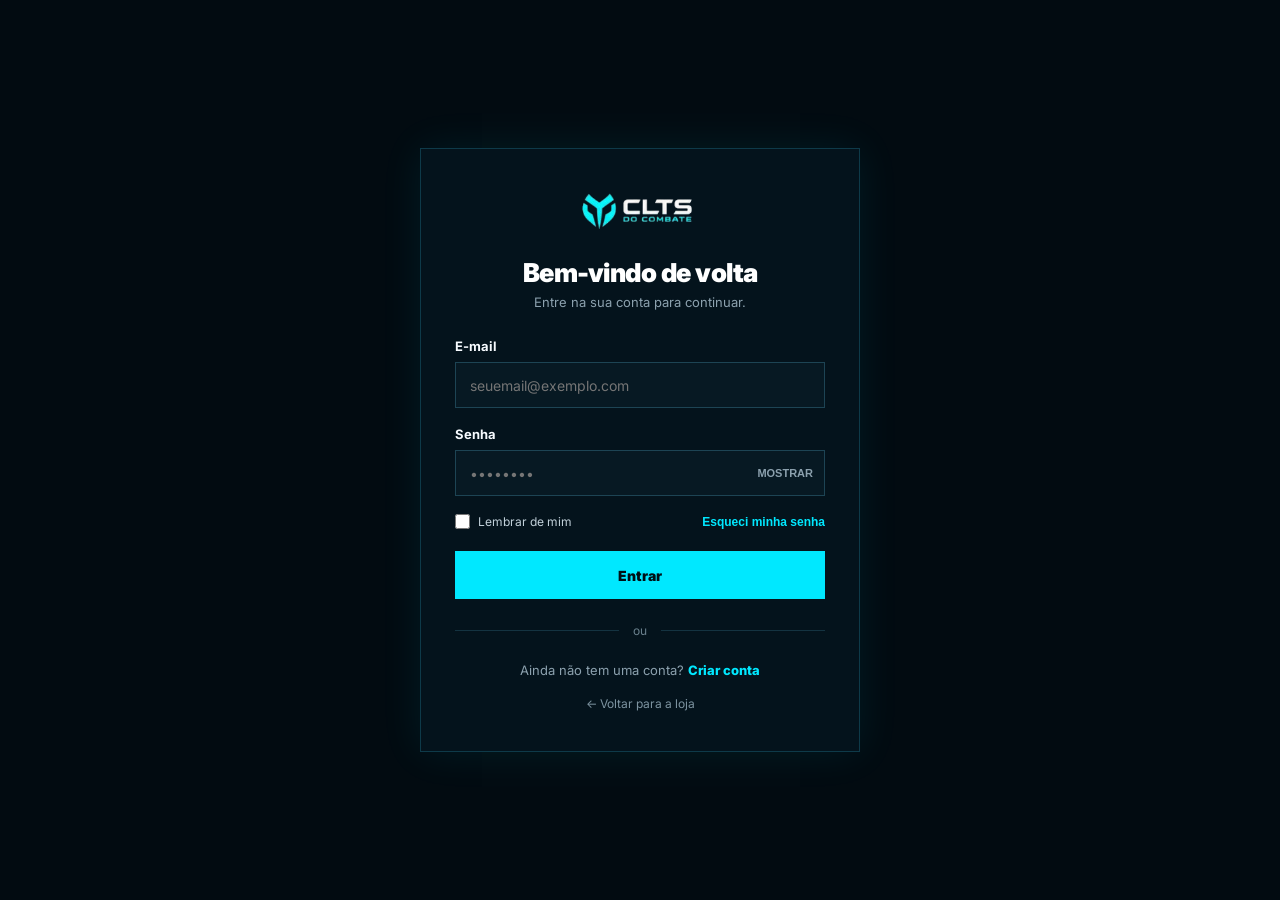
<file: login.html>
<!DOCTYPE html>
<html lang="pt-BR">
<head>
  <meta charset="UTF-8">
  <meta name="viewport" content="width=device-width, initial-scale=1.0">
  <title>Entrar — CLTS do Combate</title>
  <link rel="preconnect" href="https://fonts.googleapis.com">
  <link rel="preconnect" href="https://fonts.gstatic.com" crossorigin>
  <link href="https://fonts.googleapis.com/css2?family=Inter:wght@400;500;600;700;800;900&display=swap" rel="stylesheet">
  <style>
    * {
      box-sizing: border-box;
      margin: 0;
      padding: 0;
    }

    body {
      background: #020b11;
      color: #f7fbff;
      font-family: Inter, system-ui, sans-serif;
      min-height: 100vh;
      display: flex;
      align-items: center;
      justify-content: center;
      padding: 24px;
    }

    .login-card {
      width: 100%;
      max-width: 440px;
      background: #04131c;
      border: 1px solid #0e3a49;
      box-shadow: 0 0 40px rgba(0, 232, 255, 0.08);
      padding: 40px 34px;
    }

    .brand-logo {
      display: flex;
      justify-content: center;
      margin-bottom: 24px;
    }

    .brand-logo img {
      height: 44px;
      width: auto;
      display: block;
    }

    .login-header {
      text-align: center;
      margin-bottom: 28px;
    }

    .login-header h1 {
      font-size: 26px;
      font-weight: 900;
      color: #ffffff;
      letter-spacing: -0.5px;
      margin-bottom: 6px;
    }

    .login-header p {
      font-size: 13px;
      color: #8ca1ae;
    }

    .alert-box {
      display: none;
      padding: 12px 14px;
      margin-bottom: 18px;
      font-size: 13px;
      font-weight: 600;
      border: 1px solid #ff2e63;
      background: rgba(255, 46, 99, 0.12);
      color: #ff9cb5;
    }

    .alert-box.info {
      border-color: #00e8ff;
      background: rgba(0, 232, 255, 0.1);
      color: #8cf5ff;
    }

    .form-group {
      margin-bottom: 18px;
    }

    .form-group label {
      display: block;
      font-size: 13px;
      font-weight: 700;
      color: #f7fbff;
      margin-bottom: 8px;
    }

    .password-wrap {
      position: relative;
      display: flex;
      align-items: center;
    }

    .form-control {
      width: 100%;
      height: 46px;
      padding: 0 14px;
      background: #071923;
      border: 1px solid #1d4454;
      color: #f7fbff;
      font-family: inherit;
      font-size: 14px;
      outline: none;
      transition: border-color 0.2s ease, box-shadow 0.2s ease;
    }

    .form-control:focus {
      border-color: #00e8ff;
      box-shadow: 0 0 0 2px rgba(0, 232, 255, 0.15);
    }

    /* Mantém o fundo escuro mesmo se o navegador tentar preencher */
    input:-webkit-autofill,
    input:-webkit-autofill:hover,
    input:-webkit-autofill:focus {
      -webkit-text-fill-color: #f7fbff;
      -webkit-box-shadow: 0 0 0 1000px #071923 inset;
      transition: background-color 5000s ease-in-out 0s;
    }

    .toggle-pass {
      position: absolute;
      right: 12px;
      background: transparent;
      border: none;
      color: #8ca1ae;
      font-size: 11px;
      font-weight: 800;
      text-transform: uppercase;
      cursor: pointer;
    }

    .toggle-pass:hover {
      color: #00e8ff;
    }

    .form-options {
      display: flex;
      align-items: center;
      justify-content: space-between;
      margin-bottom: 22px;
      font-size: 12px;
    }

    .remember-label {
      display: flex;
      align-items: center;
      gap: 8px;
      color: #c2d1da;
      cursor: pointer;
    }

    .remember-label input {
      width: 15px;
      height: 15px;
      accent-color: #00e8ff;
      cursor: pointer;
    }

    .forgot-link {
      color: #00e8ff;
      font-weight: 700;
      text-decoration: none;
      cursor: pointer;
      background: none;
      border: none;
      font-size: 12px;
    }

    .forgot-link:hover {
      text-decoration: underline;
    }

    .btn-submit {
      width: 100%;
      height: 48px;
      background: #00e8ff;
      color: #001016;
      border: none;
      font-family: inherit;
      font-size: 14px;
      font-weight: 900;
      cursor: pointer;
      transition: filter 0.2s ease, transform 0.1s ease;
    }

    .btn-submit:hover {
      filter: brightness(1.08);
    }

    .btn-submit:active {
      transform: scale(0.99);
    }

    .divider {
      display: flex;
      align-items: center;
      gap: 14px;
      margin: 24px 0;
      color: #6a808d;
      font-size: 12px;
    }

    .divider::before,
    .divider::after {
      content: "";
      flex: 1;
      height: 1px;
      background: #143341;
    }

    .register-prompt {
      text-align: center;
      font-size: 13px;
      color: #8ca1ae;
      margin-bottom: 18px;
    }

    .register-prompt a {
      color: #00e8ff;
      font-weight: 800;
      text-decoration: none;
    }

    .register-prompt a:hover {
      text-decoration: underline;
    }

    .back-store {
      display: block;
      text-align: center;
      font-size: 12px;
      color: #7d93a0;
      text-decoration: none;
      transition: color 0.2s ease;
    }

    .back-store:hover {
      color: #f7fbff;
    }
  </style>
</head>
<body>

  <main class="login-card">
    <div class="brand-logo">
      <a href="Index.html">
        <img src="images/logo-clts.png" alt="CLTS do Combate">
      </a>
    </div>

    <div class="login-header">
      <h1>Bem-vindo de volta</h1>
      <p>Entre na sua conta para continuar.</p>
    </div>

    <div id="loginAlert" class="alert-box"></div>

    <form id="loginForm" autocomplete="off">
      <div class="form-group">
        <label for="loginEmail">E-mail</label>
        <input
          type="email"
          id="loginEmail"
          class="form-control"
          placeholder="seuemail@exemplo.com"
          autocomplete="off"
          required
        >
      </div>

      <div class="form-group">
        <label for="loginSenha">Senha</label>
        <div class="password-wrap">
          <input
            type="password"
            id="loginSenha"
            class="form-control"
            placeholder="••••••••"
            autocomplete="new-password"
            required
          >
          <button type="button" id="toggleSenhaBtn" class="toggle-pass">Mostrar</button>
        </div>
      </div>

      <div class="form-options">
        <label class="remember-label">
          <input type="checkbox" id="lembrarCheck">
          <span>Lembrar de mim</span>
        </label>
        <button type="button" id="esqueciSenhaBtn" class="forgot-link">Esqueci minha senha</button>
      </div>

      <button type="submit" class="btn-submit">Entrar</button>
    </form>

    <div class="divider">ou</div>

    <p class="register-prompt">
      Ainda não tem uma conta? <a href="cadastro.html">Criar conta</a>
    </p>

    <a href="Index.html" class="back-store">← Voltar para a loja</a>
  </main>

  <script>
    document.addEventListener("DOMContentLoaded", () => {
      const EMAILS_ADMIN = [
        "guilhermecanada93@gmail.com",
        "gui.kenn1221@gmail.com"
      ];

      const KEYS = {
        USERS: "clts-usuarios",
        USER_LOGGED: "clts-usuario-logado",
        ADMIN_LOGGED: "clts-admin-logado",
        REMEMBER: "clts-lembrar-email"
      };

      const form = document.getElementById("loginForm");
      const emailInput = document.getElementById("loginEmail");
      const senhaInput = document.getElementById("loginSenha");
      const lembrarCheck = document.getElementById("lembrarCheck");
      const alertBox = document.getElementById("loginAlert");
      const toggleSenhaBtn = document.getElementById("toggleSenhaBtn");
      const esqueciSenhaBtn = document.getElementById("esqueciSenhaBtn");

      function mostrarAlerta(mensagem, tipo = "erro") {
        alertBox.textContent = mensagem;
        alertBox.className = tipo === "info" ? "alert-box info" : "alert-box";
        alertBox.style.display = "block";
      }

      // Carrega e-mail memorizado apenas se o utilizador ativou "Lembrar de mim"
      const emailSalvo = localStorage.getItem(KEYS.REMEMBER);
      if (emailSalvo) {
        emailInput.value = emailSalvo;
        lembrarCheck.checked = true;
      }

      // Mostrar / Ocultar senha
      toggleSenhaBtn.addEventListener("click", () => {
        const oculto = senhaInput.type === "password";
        senhaInput.type = oculto ? "text" : "password";
        toggleSenhaBtn.textContent = oculto ? "Ocultar" : "Mostrar";
      });

      // Aviso de recuperação de senha
      esqueciSenhaBtn.addEventListener("click", () => {
        mostrarAlerta(
          "A recuperação automática por e-mail requer um servidor ativo. Caso tenha esquecido sua senha local, crie um novo cadastro ou redefina via painel.",
          "info"
        );
      });

      // Submissão do formulário de login
      form.addEventListener("submit", (e) => {
        e.preventDefault();
        alertBox.style.display = "none";

        const email = emailInput.value.trim().toLowerCase();
        const senha = senhaInput.value;

        let usuarios = [];
        try {
          usuarios = JSON.parse(localStorage.getItem(KEYS.USERS) || "[]");
        } catch {
          usuarios = [];
        }

        const usuarioEncontrado = usuarios.find(
          (u) => String(u.email || "").trim().toLowerCase() === email && String(u.senha || "") === senha
        );

        if (!usuarioEncontrado) {
          mostrarAlerta("E-mail ou senha incorretos. Verifique os dados ou crie uma conta.");
          return;
        }

        // Gerencia "Lembrar de mim"
        if (lembrarCheck.checked) {
          localStorage.setItem(KEYS.REMEMBER, email);
        } else {
          localStorage.removeItem(KEYS.REMEMBER);
        }

        // Salva sessão do usuário logado
        localStorage.setItem(KEYS.USER_LOGGED, JSON.stringify(usuarioEncontrado));

        // Verifica se é administrador
        if (EMAILS_ADMIN.includes(email)) {
          localStorage.setItem(KEYS.ADMIN_LOGGED, "true");
          window.location.href = "admin.html";
          return;
        }

        localStorage.removeItem(KEYS.ADMIN_LOGGED);
        window.location.href = "Index.html";
      });
    });
  </script>
</body>
</html>
</file>
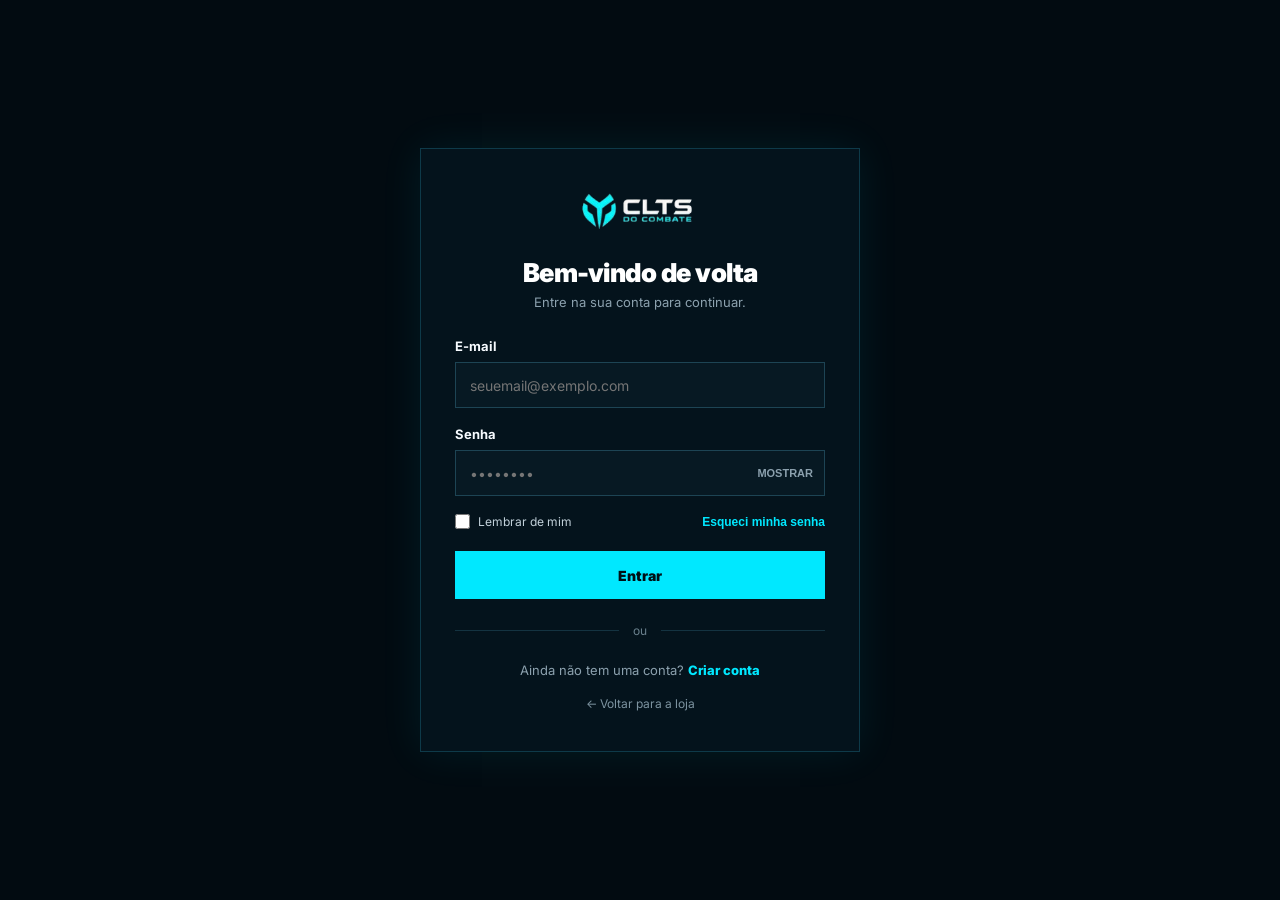
<file: perfil.html>
<!DOCTYPE html>
<html lang="pt-BR">
<head>
<meta charset="UTF-8">
<meta name="viewport" content="width=device-width,initial-scale=1.0">
<title>Meu Perfil | CLTS do Combate</title>
<style>
*{box-sizing:border-box;margin:0;padding:0}
body{background:#020b11;color:#f7fbff;font-family:Inter,system-ui,sans-serif}
.header{height:76px;padding:0 5%;display:flex;align-items:center;justify-content:space-between;border-bottom:1px solid #123542;background:#02090e}
.header img{width:155px}
.header a{color:#00e8ff;text-decoration:none;font-size:12px;font-weight:800}
.profile-page{width:min(1000px,92%);margin:40px auto 100px}
.profile-card{background:#071923;border:1px solid #193d4b;padding:30px;margin-bottom:30px}
.profile-card h1{font-size:28px;margin-bottom:8px}
.profile-card p{color:#8799a4;font-size:13px}
.orders-list{display:flex;flex-direction:column;gap:15px;margin-top:20px}
.order-item{background:#041018;border:1px solid #1c4556;padding:20px}
.order-header{display:flex;justify-content:space-between;align-items:center;margin-bottom:12px;border-bottom:1px solid #14303d;padding-bottom:10px}
.order-header strong{color:#00e8ff;font-size:14px}
.order-header span{color:#8799a4;font-size:12px}
.order-body p{font-size:12px;color:#aab9bf;margin-bottom:6px}
.order-footer{display:flex;justify-content:space-between;align-items:center;margin-top:12px;padding-top:10px;border-top:1px solid #14303d;font-weight:700}
.btn-danger{background:transparent;border:1px solid #ff6d6d;color:#ff9b9b;padding:10px 20px;font-weight:800;cursor:pointer;margin-top:20px}
.btn-danger:hover{background:#ff6d6d;color:#001016}
.empty-orders{color:#8799a4;font-size:13px;padding:15px 0}
</style>
</head>
<body>
<header class="header">
  <a href="Index.html"><img src="images/logo-clts.png" alt="CLTS"></a>
  <a href="catalogo.html">← Continuar a comprar</a>
</header>
<main class="profile-page">
  <div class="profile-card">
    <h1 id="user-name">Minha Conta</h1>
    <p id="user-email">A carregar dados...</p>
    <button class="btn-danger" id="logout-btn">Terminar Sessão</button>
  </div>
  <div class="profile-card">
    <h2>Meus Pedidos</h2>
    <div id="orders-container" class="orders-list">
      <div class="empty-orders">A carregar histórico de pedidos...</div>
    </div>
  </div>
</main>
<script src="produtos.js"></script>
<script src="Script.js"></script>
<script src="perfil.js"></script>
</body>
</html>
</file>
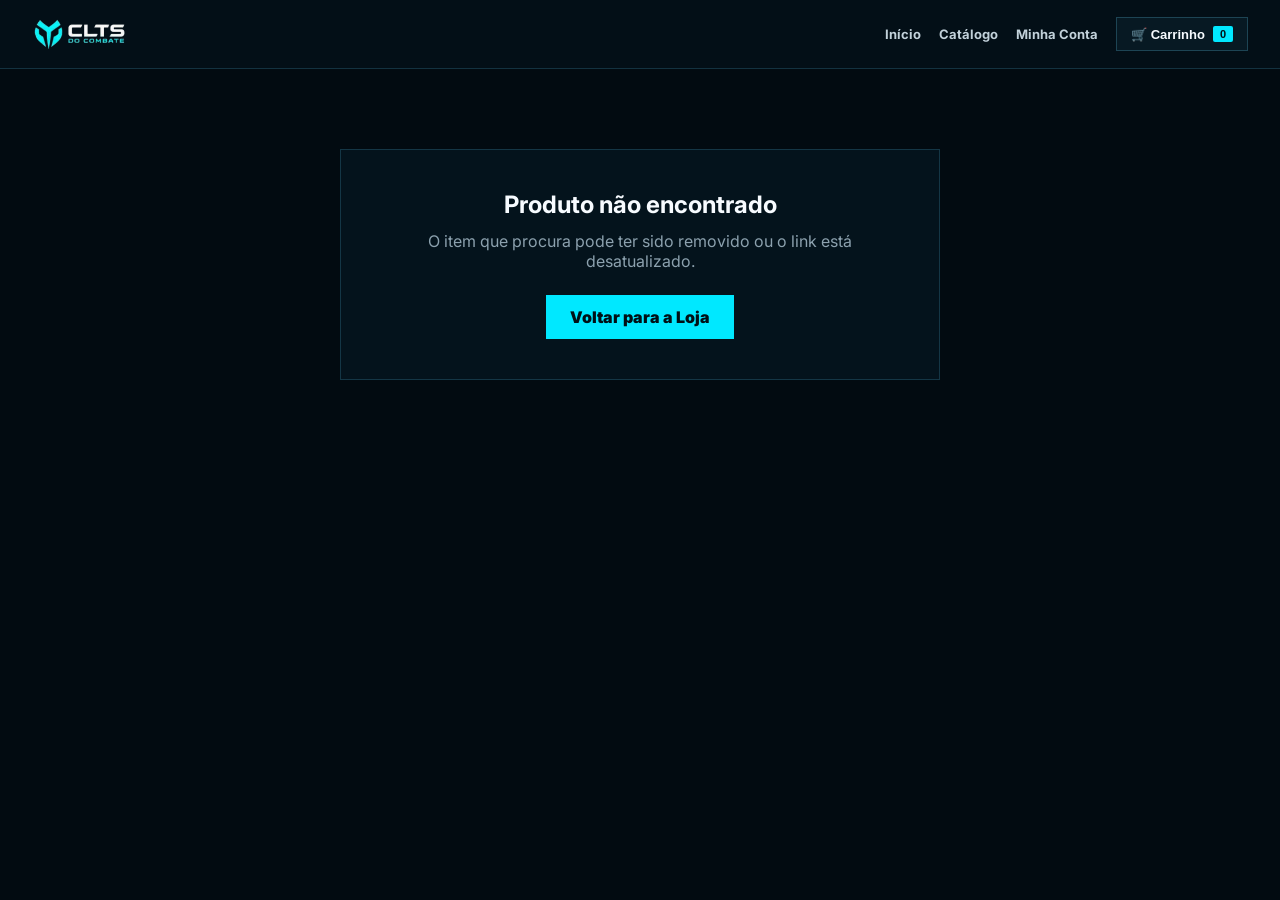
<file: produto.html>
<!DOCTYPE html>
<html lang="pt-BR">
<head>
  <meta charset="UTF-8">
  <meta name="viewport" content="width=device-width, initial-scale=1.0">
  <title>Produto — CLTS do Combate</title>
  <link rel="preconnect" href="https://fonts.googleapis.com">
  <link rel="preconnect" href="https://fonts.gstatic.com" crossorigin>
  <link href="https://fonts.googleapis.com/css2?family=Inter:wght@400;500;600;700;800;900&display=swap" rel="stylesheet">
  <style>
    * { box-sizing: border-box; margin: 0; padding: 0; }
    body {
      background: #020b11;
      color: #f7fbff;
      font-family: Inter, system-ui, sans-serif;
      min-height: 100vh;
    }

    /* HEADER */
    .topbar {
      background: #030f17;
      border-bottom: 1px solid #133240;
      padding: 16px 32px;
      display: flex;
      align-items: center;
      justify-content: space-between;
      position: sticky;
      top: 0;
      z-index: 100;
    }
    .topbar img { height: 36px; display: block; }
    .nav-actions { display: flex; align-items: center; gap: 18px; }
    .nav-link {
      color: #c2d1da;
      text-decoration: none;
      font-size: 13px;
      font-weight: 700;
      transition: color 0.2s;
    }
    .nav-link:hover { color: #00e8ff; }

    .cart-btn {
      background: #071923;
      border: 1px solid #1d4454;
      color: #f7fbff;
      padding: 8px 14px;
      font-size: 13px;
      font-weight: 800;
      cursor: pointer;
      display: inline-flex;
      align-items: center;
      gap: 8px;
    }
    .cart-btn:hover { border-color: #00e8ff; }
    .cart-badge {
      background: #00e8ff;
      color: #001016;
      padding: 2px 7px;
      font-size: 11px;
      font-weight: 900;
      border-radius: 2px;
    }

    /* BREADCRUMB */
    .breadcrumb {
      max-width: 1200px;
      margin: 24px auto 0;
      padding: 0 24px;
      font-size: 12px;
      color: #8ca1ae;
    }
    .breadcrumb a { color: #00e8ff; text-decoration: none; font-weight: 700; }

    /* DETALHE DO PRODUTO */
    .product-wrapper {
      max-width: 1200px;
      margin: 24px auto 70px;
      padding: 0 24px;
      display: grid;
      grid-template-columns: 1fr 1.1fr;
      gap: 44px;
      align-items: start;
    }

    .gallery-box {
      background: #04131c;
      border: 1px solid #143645;
      padding: 20px;
      display: flex;
      align-items: center;
      justify-content: center;
      min-height: 460px;
    }
    .gallery-box img {
      width: 100%;
      max-height: 460px;
      object-fit: contain;
      display: block;
    }

    .info-box {
      background: #04131c;
      border: 1px solid #143645;
      padding: 32px;
    }

    .cat-tag {
      display: inline-block;
      font-size: 11px;
      font-weight: 900;
      text-transform: uppercase;
      letter-spacing: 0.8px;
      color: #00e8ff;
      background: rgba(0, 232, 255, 0.1);
      border: 1px solid rgba(0, 232, 255, 0.35);
      padding: 4px 10px;
      margin-bottom: 14px;
    }

    .prod-title {
      font-size: 28px;
      font-weight: 900;
      line-height: 1.2;
      margin-bottom: 16px;
      color: #ffffff;
    }

    .price-block {
      margin-bottom: 22px;
      padding-bottom: 20px;
      border-bottom: 1px solid #143645;
    }
    .old-price {
      display: block;
      font-size: 14px;
      color: #7d93a0;
      text-decoration: line-through;
      margin-bottom: 4px;
    }
    .current-price {
      font-size: 34px;
      font-weight: 900;
      color: #00e8ff;
    }
    .installments {
      display: block;
      font-size: 12px;
      color: #9ab0bd;
      margin-top: 6px;
    }

    .section-label {
      display: block;
      font-size: 12px;
      font-weight: 800;
      text-transform: uppercase;
      color: #c2d1da;
      margin-bottom: 10px;
    }

    .sizes-grid {
      display: flex;
      gap: 10px;
      flex-wrap: wrap;
      margin-bottom: 24px;
    }
    .size-btn {
      min-width: 48px;
      height: 42px;
      padding: 0 14px;
      background: #020b11;
      border: 1px solid #1d4454;
      color: #f7fbff;
      font-weight: 800;
      font-size: 13px;
      cursor: pointer;
      transition: all 0.2s;
    }
    .size-btn:hover { border-color: #00e8ff; }
    .size-btn.selected {
      background: #00e8ff;
      color: #001016;
      border-color: #00e8ff;
    }

    .qty-row {
      display: flex;
      align-items: center;
      gap: 14px;
      margin-bottom: 26px;
    }
    .qty-box {
      display: inline-flex;
      border: 1px solid #1d4454;
      background: #020b11;
    }
    .qty-box button {
      width: 40px;
      height: 44px;
      background: transparent;
      border: none;
      color: #f7fbff;
      font-size: 18px;
      font-weight: 800;
      cursor: pointer;
    }
    .qty-box button:hover { color: #00e8ff; }
    .qty-box span {
      width: 44px;
      height: 44px;
      display: flex;
      align-items: center;
      justify-content: center;
      font-weight: 800;
      font-size: 14px;
    }

    .stock-info {
      font-size: 12px;
      font-weight: 700;
      color: #00e676;
    }
    .stock-info.out { color: #ff4d79; }

    .cta-group {
      display: flex;
      flex-direction: column;
      gap: 12px;
      margin-bottom: 28px;
    }
    .btn-buy-now {
      width: 100%;
      height: 52px;
      background: #00e8ff;
      color: #001016;
      border: none;
      font-size: 14px;
      font-weight: 900;
      text-transform: uppercase;
      letter-spacing: 0.5px;
      cursor: pointer;
      transition: filter 0.2s;
    }
    .btn-buy-now:hover { filter: brightness(1.08); }
    .btn-buy-now:disabled {
      background: #233b46;
      color: #7d93a0;
      cursor: not-allowed;
    }

    .btn-add-cart {
      width: 100%;
      height: 48px;
      background: transparent;
      border: 1px solid #00e8ff;
      color: #00e8ff;
      font-size: 13px;
      font-weight: 800;
      text-transform: uppercase;
      cursor: pointer;
      transition: background 0.2s;
    }
    .btn-add-cart:hover { background: rgba(0, 232, 255, 0.1); }
    .btn-add-cart:disabled {
      border-color: #233b46;
      color: #7d93a0;
      cursor: not-allowed;
    }

    .desc-box {
      border-top: 1px solid #143645;
      padding-top: 20px;
    }
    .desc-box h3 {
      font-size: 14px;
      font-weight: 800;
      margin-bottom: 10px;
      color: #ffffff;
    }
    .desc-box p {
      font-size: 14px;
      line-height: 1.65;
      color: #a9bcc7;
      white-space: pre-line;
    }

    .not-found-box {
      max-width: 600px;
      margin: 80px auto;
      background: #04131c;
      border: 1px solid #143645;
      padding: 40px;
      text-align: center;
    }

    @media (max-width: 860px) {
      .product-wrapper { grid-template-columns: 1fr; gap: 24px; }
      .gallery-box { min-height: 300px; }
    }
  </style>
</head>
<body>

  <header class="topbar">
    <a href="Index.html">
      <img src="images/logo-clts.png" alt="CLTS do Combate">
    </a>
    <div class="nav-actions">
      <a href="Index.html" class="nav-link">Início</a>
      <a href="catalogo.html" class="nav-link">Catálogo</a>
      <a href="admin.html" id="adminButton" class="nav-link" style="display:none; color:#00e8ff;">👑 ADMIN</a>
      <a href="login.html" class="nav-link">Minha Conta</a>
      <button type="button" class="cart-btn">
        🛒 Carrinho <span class="cart-badge" id="cartCount">0</span>
      </button>
    </div>
  </header>

  <div id="pageContent"></div>

  <script src="produtos.js"></script>
  <script src="Script.js"></script>
  <script>
    document.addEventListener("DOMContentLoaded", () => {
      const params = new URLSearchParams(window.location.search);
      const idUrl = params.get("id");
      const catUrl = params.get("categoria");

      function formatarMoeda(valor) {
        return Number(valor || 0).toLocaleString("pt-BR", {
          style: "currency",
          currency: "BRL"
        });
      }

      // Lê a lista unificada (Painel Admin clts-produtos + fallback produtos.js)
      const todosProdutos = CLTS.obterProdutos();

      const produto = todosProdutos.find(p => {
        const mesmoId = String(p.id) === String(idUrl);
        if (!catUrl) return mesmoId;
        return mesmoId && CLTS.normalizarTexto(p.categoria) === CLTS.normalizarTexto(catUrl);
      }) || todosProdutos.find(p => String(p.id) === String(idUrl));

      const container = document.getElementById("pageContent");

      if (!produto) {
        container.innerHTML = `
          <div class="not-found-box">
            <h2 style="margin-bottom:12px;">Produto não encontrado</h2>
            <p style="color:#8ca1ae; margin-bottom:24px;">O item que procura pode ter sido removido ou o link está desatualizado.</p>
            <a href="Index.html" style="display:inline-block; background:#00e8ff; color:#001016; padding:12px 24px; font-weight:900; text-decoration:none;">Voltar para a Loja</a>
          </div>
        `;
        return;
      }

      document.title = `${produto.nome} — CLTS do Combate`;

      const disponivel = produto.disponivel !== false && Number(produto.estoque ?? 15) > 0;
      const listaTamanhos = String(produto.tamanhos || "Único")
        .split(",")
        .map(t => t.trim())
        .filter(Boolean);

      let tamanhoSelecionado = listaTamanhos[0] || "Único";
      let quantidade = 1;

      const precoAntigoHtml = Number(produto.precoAntigo) > Number(produto.preco)
        ? `<span class="old-price">De: ${formatarMoeda(produto.precoAntigo)}</span>`
        : "";

      container.innerHTML = `
        <div class="breadcrumb">
          <a href="Index.html">Início</a> /
          <a href="catalogo.html?categoria=${encodeURIComponent(produto.categoria)}">${produto.categoria}</a> /
          <span>${produto.nome}</span>
        </div>

        <main class="product-wrapper">
          <div class="gallery-box">
            <img src="${produto.imagem || "images/logo-clts.png"}" onerror="this.src='images/logo-clts.png'" alt="${produto.nome}">
          </div>

          <div class="info-box">
            <span class="cat-tag">${produto.categoria}</span>
            <h1 class="prod-title">${produto.nome}</h1>

            <div class="price-block">
              ${precoAntigoHtml}
              <strong class="current-price">${formatarMoeda(produto.preco)}</strong>
              <span class="installments">ou em até 6x de ${formatarMoeda(Number(produto.preco) / 6)} sem juros</span>
            </div>

            <span class="section-label">Selecione o Tamanho:</span>
            <div class="sizes-grid" id="sizesContainer">
              ${listaTamanhos.map((tam, i) => `
                <button type="button" class="size-btn ${i === 0 ? "selected" : ""}" data-size="${tam}">${tam}</button>
              `).join("")}
            </div>

            <span class="section-label">Quantidade:</span>
            <div class="qty-row">
              <div class="qty-box">
                <button type="button" id="btnMenos">−</button>
                <span id="qtyValue">1</span>
                <button type="button" id="btnMais">+</button>
              </div>
              <span class="stock-info ${disponivel ? "" : "out"}">
                ${disponivel ? `✓ Em estoque (${produto.estoque ?? 15} disponíveis)` : "✕ Produto indisponível no momento"}
              </span>
            </div>

            <div class="cta-group">
              <button type="button" class="btn-buy-now" id="btnComprarAgora" ${disponivel ? "" : "disabled"}>
                ${disponivel ? "Comprar Agora" : "Indisponível"}
              </button>
              <button type="button" class="btn-add-cart" id="btnAddCarrinho" ${disponivel ? "" : "disabled"}>
                Adicionar ao Carrinho
              </button>
            </div>

            <div class="desc-box">
              <h3>Descrição e Especificações</h3>
              <p>${produto.descricao || "Equipamento oficial CLTS do Combate desenvolvido para alta performance e durabilidade nos treinos e competições."}</p>
            </div>
          </div>
        </main>
      `;

      // Seleção de tamanho
      document.querySelectorAll(".size-btn").forEach(btn => {
        btn.addEventListener("click", () => {
          document.querySelectorAll(".size-btn").forEach(b => b.classList.remove("selected"));
          btn.classList.add("selected");
          tamanhoSelecionado = btn.dataset.size;
        });
      });

      // Controle de quantidade
      const qtySpan = document.getElementById("qtyValue");
      document.getElementById("btnMenos").addEventListener("click", () => {
        if (quantidade > 1) {
          quantidade--;
          qtySpan.textContent = quantidade;
        }
      });

      document.getElementById("btnMais").addEventListener("click", () => {
        const maxEstoque = Number(produto.estoque ?? 99);
        if (quantidade < maxEstoque) {
          quantidade++;
          qtySpan.textContent = quantidade;
        }
      });

      // Adicionar ao carrinho usando o motor global CLTS
      function adicionarItemAoCarrinho(irParaCheckout = false) {
        const carrinho = CLTS.carregarCarrinho();
        const novoItem = {
          id: produto.id,
          categoria: produto.categoria,
          nome: produto.nome,
          preco: Number(produto.preco),
          imagem: produto.imagem || "images/logo-clts.png",
          tamanho: tamanhoSelecionado,
          quantidade: quantidade
        };

        const existente = carrinho.find(it => CLTS.mesmoItem(it, novoItem));
        if (existente) {
          existente.quantidade = Number(existente.quantidade || 1) + quantidade;
        } else {
          carrinho.push(novoItem);
        }

        CLTS.salvarCarrinho(carrinho);

        if (irParaCheckout) {
          window.location.href = "finalizar-compra.html";
        } else {
          CLTS.mostrarToast(`"${produto.nome}" adicionado ao carrinho!`);
        }
      }

      document.getElementById("btnAddCarrinho")?.addEventListener("click", () => {
        adicionarItemAoCarrinho(false);
      });

      document.getElementById("btnComprarAgora")?.addEventListener("click", () => {
        adicionarItemAoCarrinho(true);
      });
    });
  </script>
</body>
</html>
</file>
<file: Style.css>
*{box-sizing:border-box;margin:0;padding:0}
:root{
  --bg:#030b12;
  --bg2:#06131d;
  --panel:#071824;
  --panel2:#0a1d29;
  --line:#0bbbd8;
  --cyan:#00e8ff;
  --cyan2:#10cce5;
  --text:#f7fbff;
  --muted:#9baab5;
  --soft:#60717d;
  --shadow:0 20px 70px rgba(0,0,0,.45);
}
html{scroll-behavior:smooth}
body{
  min-height:100vh;background:
  radial-gradient(circle at 80% 10%,rgba(0,206,255,.09),transparent 28%),
  linear-gradient(180deg,#02080d 0%,#06131d 45%,#020a10 100%);
  color:var(--text);font-family:Inter,system-ui,sans-serif;overflow-x:hidden
}
a{text-decoration:none;color:inherit}
button,input{font:inherit}
.site-header{
  height:76px;padding:0 4.2vw;display:flex;align-items:center;gap:30px;
  background:rgba(2,8,13,.92);border-bottom:1px solid rgba(0,232,255,.22);
  position:sticky;top:0;z-index:20;backdrop-filter:blur(16px)
}
.brand{display:flex;align-items:center;gap:10px;min-width:205px}
.brand-mark{
  width:46px;height:46px;display:grid;place-items:center;color:var(--cyan);
  font-weight:800;font-size:27px;border:3px solid var(--cyan);
  clip-path:polygon(50% 0,100% 25%,88% 78%,50% 100%,12% 78%,0 25%);
  text-shadow:0 0 15px rgba(0,232,255,.65)
}
.brand-copy{display:flex;flex-direction:column;line-height:.9}
.brand-copy strong{font-size:26px;letter-spacing:-1.5px}
.brand-copy small{color:var(--cyan);font-size:9px;font-weight:800;letter-spacing:2.5px;margin-top:5px}
.main-nav{display:flex;align-items:center;gap:20px;flex:1;justify-content:center}
.main-nav a{font-size:12px;font-weight:600;color:#d7e0e5;position:relative;white-space:nowrap}
.main-nav a:after{content:"";position:absolute;height:2px;background:var(--cyan);left:0;right:100%;bottom:-13px;transition:.25s}
.main-nav a:hover:after,.main-nav a.active:after{right:0}
.main-nav a.active{color:white}
.header-actions{display:flex;align-items:center;gap:13px}
.search{
  width:285px;height:40px;border:1px solid rgba(0,232,255,.55);border-radius:22px;
  display:flex;align-items:center;padding:0 13px;gap:9px;box-shadow:inset 0 0 20px rgba(0,232,255,.025)
}
.ico{width:20px;height:20px;flex:none;fill:none}
.search .ico{width:18px;height:18px;color:var(--cyan)}
.search input{width:100%;min-width:0;background:transparent;border:0;outline:0;color:white;font-size:12px}
.search input::placeholder{color:#71818c}
.icon-btn,.menu-toggle{
  border:0;background:transparent;color:#eaf6fa;cursor:pointer;position:relative;display:grid;place-items:center;width:36px;height:36px;border-radius:8px
}
.icon-btn:hover,.menu-toggle:hover{color:var(--cyan)}
.icon-btn .ico,.menu-toggle .ico{width:22px;height:22px}
.cart-btn b{
  position:absolute;right:-2px;top:-2px;width:16px;height:16px;border-radius:50%;
  display:grid;place-items:center;background:var(--cyan);color:#001016;font-size:9px
}
.menu-toggle{display:none}
.hero{
  min-height:360px;height:calc(100vh - 76px);max-height:620px;display:grid;grid-template-columns:51% 49%;
  position:relative;overflow:hidden;background:#030b12
}
.hero-copy{
  padding:70px 3vw 60px 5.7vw;display:flex;justify-content:center;flex-direction:column;
  position:relative;z-index:2;background:linear-gradient(90deg,#030b12 75%,rgba(3,11,18,.65),transparent)
}
.eyebrow{color:var(--cyan);font-size:11px;font-weight:800;letter-spacing:2px;margin-bottom:12px}
.eyebrow i{font-style:normal;color:#19d8ed;padding:0 6px}
.hero h1{font-size:clamp(42px,4.5vw,72px);line-height:.98;letter-spacing:-3px;max-width:760px}
.hero-text{color:#b8c4ca;max-width:600px;line-height:1.6;font-size:16px;margin:20px 0 25px}
.hero-actions{display:flex;gap:14px}
.btn{min-height:48px;padding:0 22px;border-radius:8px;border:1px solid transparent;display:inline-flex;align-items:center;gap:12px;font-weight:800;cursor:pointer;transition:.2s}
.btn-primary{background:var(--cyan);color:#000}
.btn .ico{width:18px;height:18px}
.btn-primary:hover{transform:translateY(-2px);box-shadow:0 10px 30px rgba(0,232,255,.2)}
.btn-secondary{background:rgba(0,0,0,.15);border-color:#4b6672;color:#eef7fa}
.btn-secondary:hover{border-color:var(--cyan);color:var(--cyan)}
.hero-visual{position:relative;overflow:hidden}
.hero-image{
  position:absolute;inset:0;background-image:url("hero-reference.jpg");
  background-size:cover;background-position:62% center;filter:saturate(1.15) contrast(1.08);
  transform:scale(1.08)
}
.hero-glow{position:absolute;inset:0;background:radial-gradient(circle at 62% 52%,rgba(0,232,255,.22),transparent 42%);z-index:1}
.hero-vignette{position:absolute;inset:0;background:linear-gradient(90deg,#030b12 0%,transparent 30%),linear-gradient(0deg,#030b12 0%,transparent 25%);z-index:2}
.quick-nav{
  min-height:76px;background:#00f7ff;color:#0b141a;
  display:flex;align-items:center;justify-content:space-around;padding:0 4vw;gap:12px
}
.quick-nav a{
  min-width:110px;display:flex;align-items:center;justify-content:center;gap:10px;font-weight:700;font-size:14px;
  padding:0 30px 0 0;border-right:1px solid #d3dce1;line-height:76px;transition:color .2s
}
.quick-nav a:last-child{border-right:0;padding-right:0}
.quick-nav .ico{width:28px;height:28px;color:#0b141a}
.quick-nav a:hover,.quick-nav a:hover .ico{color:#0796ab}
.category-section{padding:58px 5vw 90px;max-width:1500px;margin:auto}
.section-heading{display:flex;justify-content:space-between;align-items:end;margin-bottom:28px}
.section-heading h2{font-size:clamp(32px,3.5vw,48px);letter-spacing:-2px}
.all-link,.product-link{color:var(--cyan);font-weight:800}
.all-link{font-size:14px;border-bottom:1px solid transparent;padding-bottom:5px}
.all-link:hover{border-color:var(--cyan)}
.category-grid{display:grid;grid-template-columns:1.08fr 1.12fr;gap:18px}
.category-card{
  border:1px solid rgba(0,218,255,.5);background:
  linear-gradient(135deg,rgba(12,37,50,.9),rgba(4,15,23,.95));
  border-radius:10px;overflow:hidden;position:relative;box-shadow:var(--shadow)
}
.category-card:before{
  content:"";position:absolute;inset:0;pointer-events:none;
  background:linear-gradient(120deg,rgba(0,232,255,.08),transparent 45%)
}
.category-featured{min-height:330px;padding:36px;display:flex;align-items:center;overflow:hidden}
.card-content{position:relative;z-index:3;max-width:46%}
.category-card h3{font-size:30px;letter-spacing:-1px;margin-bottom:8px}
.category-card p{color:#b2c0c6;font-size:14px;line-height:1.45}
.product-link{display:inline-flex;align-items:center;gap:8px;margin-top:18px;font-size:13px}
.product-link .ico,.all-link .ico{width:16px;height:16px}
.all-link{display:inline-flex;align-items:center;gap:8px}
.featured-media{
  position:absolute;right:0;top:0;bottom:0;width:62%;height:100%;object-fit:cover;object-position:center;z-index:1;
  -webkit-mask-image:linear-gradient(90deg,transparent 0,#000 38%);mask-image:linear-gradient(90deg,transparent 0,#000 38%)
}
.small-grid{display:grid;grid-template-columns:1fr 1fr;gap:18px}
.small-card{min-height:156px;padding:0 0 0 20px;display:flex;align-items:center;justify-content:space-between;gap:6px}
.small-copy{position:relative;z-index:2;padding:16px 0}
.small-card h3{font-size:20px;margin-bottom:4px}
.small-card p{font-size:12px;max-width:150px}
.small-card .product-link{font-size:12px;margin-top:11px}
.small-media{
  flex:0 0 46%;width:46%;height:100%;min-height:156px;object-fit:cover;align-self:stretch;
  -webkit-mask-image:linear-gradient(90deg,transparent 0,#000 30%);mask-image:linear-gradient(90deg,transparent 0,#000 30%)
}
.category-card:focus-within,.category-card:hover{border-color:var(--cyan)}
.category-card{transition:border-color .2s}
.toast{
  position:fixed;left:50%;bottom:25px;transform:translate(-50%,20px);opacity:0;pointer-events:none;
  background:#071b25;border:1px solid var(--cyan);padding:13px 20px;border-radius:8px;color:white;z-index:50;
  transition:.25s;box-shadow:0 10px 35px rgba(0,0,0,.5);font-size:13px
}
.toast.show{opacity:1;transform:translate(-50%,0)}
@media(max-width:1180px){
  .main-nav{gap:12px}.main-nav a{font-size:10px}.search{width:220px}.brand{min-width:175px}
}
@media(max-width:900px){
  .site-header{height:68px;padding:0 20px}.main-nav{display:none}.header-actions{margin-left:auto}.search{width:190px}.menu-toggle{display:block}
  .hero{height:auto;min-height:680px;grid-template-columns:1fr}.hero-copy{padding:85px 8vw 120px;background:linear-gradient(180deg,#030b12 0%,rgba(3,11,18,.88) 60%,#030b12 100%)}
  .hero-visual{position:absolute;inset:0;z-index:0}.hero-copy{z-index:2}.hero-image{opacity:.6}
  .quick-nav{overflow:auto;justify-content:flex-start;padding:0 18px}.quick-nav a{flex:0 0 auto;border-right:0}
  .category-grid{grid-template-columns:1fr}.quick-nav a{line-height:normal;padding:26px 22px 26px 0}
}
@media(max-width:620px){
  .brand{min-width:0}.header-actions{gap:4px}.brand-copy{display:none}.brand-mark{width:40px;height:40px}.search{width:130px;padding:0 10px}.icon-btn{font-size:17px}
  .hero h1{font-size:43px;letter-spacing:-2px}.hero-text{font-size:14px}.hero-actions{flex-direction:column;align-items:stretch}.btn{justify-content:center}
  .section-heading{align-items:flex-start;flex-direction:column;gap:18px}.category-section{padding:45px 18px 70px}
  .small-grid{grid-template-columns:1fr}.category-featured{padding:24px;min-height:280px}.category-featured .card-content{max-width:56%}.featured-media{width:66%}
  .quick-nav{min-height:62px}.quick-nav a{font-size:12px;min-width:auto}.quick-nav span{font-size:20px}
}

:focus-visible{outline:2px solid var(--cyan);outline-offset:3px}
.quick-nav a:focus-visible{outline-color:#0796ab}
@media(prefers-reduced-motion:reduce){*{transition:none!important;scroll-behavior:auto!important}}
/* =========================
   TELA DE LOGIN
========================= */
.login-page{
  min-height:100vh;

  background:
    linear-gradient(
      90deg,
      rgba(2,8,13,.92),
      rgba(2,8,13,.65)
    ),
    url("images/hero-reference.jpg");

  background-size:cover;
  background-position:center;
  background-repeat:no-repeat;

  display:flex;
  align-items:center;
  justify-content:center;

  padding:30px 20px;
}

.login-container{
  width:100%;
  display:flex;
  justify-content:center;
}


.login-box{
  width:100%;
  max-width:450px;

  padding:42px;

  background:
    linear-gradient(
      145deg,
      rgba(10,29,41,.98),
      rgba(3,12,18,.98)
    );

  border:1px solid rgba(0,232,255,.35);
  border-radius:14px;

  box-shadow:
    0 25px 80px rgba(0,0,0,.55),
    0 0 40px rgba(0,232,255,.05);

  text-align:center;
}


/* LOGO */

.login-logo{
  display:flex;
  justify-content:center;
  margin-bottom:30px;
}

.login-logo img{
  width:210px;
  height:auto;
  display:block;
}


/* TÍTULO */

.login-box h1{
  color:#f7fbff;
  font-size:30px;
  letter-spacing:-1px;
  margin-bottom:8px;
}

.login-subtitle{
  color:#9baab5;
  font-size:14px;
  margin-bottom:30px;
}


/* CAMPOS */

.input-group{
  text-align:left;
  margin-bottom:20px;
}

.input-group label{
  display:block;
  color:#eaf6fa;
  font-size:13px;
  font-weight:700;
  margin-bottom:8px;
}

.input-group input{
  width:100%;
  height:48px;

  background:#06131d;
  border:1px solid #29404c;
  border-radius:8px;

  padding:0 14px;

  color:#fff;
  font-size:14px;

  outline:none;

  transition:.2s;
}

.input-group input::placeholder{
  color:#667984;
}

.input-group input:focus{
  border-color:#00e8ff;
  box-shadow:0 0 0 3px rgba(0,232,255,.08);
}


/* OPÇÕES */

.login-options{
  display:flex;
  justify-content:space-between;
  align-items:center;
  margin:5px 0 24px;
  font-size:12px;
}

.remember{
  display:flex;
  align-items:center;
  gap:7px;
  color:#9baab5;
  cursor:pointer;
}

.remember input{
  accent-color:#00e8ff;
}

.login-options a{
  color:#00e8ff;
  font-weight:700;
}

.login-options a:hover{
  text-decoration:underline;
}


/* BOTÃO */

.login-button{
  width:100%;
  height:52px;

  border:1px solid #00e8ff;
  border-radius:2px;

  background:#00e8ff;
  color:#001016;

  font-size:14px;
  font-weight:800;

  cursor:pointer;

  transition:.2s;
}

.login-button:hover{
  background:#10cce5;
  transform:translateY(-2px);

  box-shadow:
    0 10px 30px rgba(0,232,255,.22);
}


/* DIVISÓRIA */

.login-divider{
  display:flex;
  align-items:center;
  gap:15px;

  margin:28px 0;

  color:#60717d;
  font-size:12px;
}

.login-divider::before,
.login-divider::after{
  content:"";
  height:1px;
  flex:1;
  background:#243740;
}


/* CRIAR CONTA */

.create-account{
  color:#9baab5;
  font-size:13px;
}

.create-account a{
  color:#00e8ff;
  font-weight:800;
}

.create-account a:hover{
  text-decoration:underline;
}


/* VOLTAR */

.back-store{
  display:inline-block;
  margin-top:25px;

  color:#71818c;
  font-size:12px;

  transition:.2s;
}

.back-store:hover{
  color:#00e8ff;
}


/* MOBILE */

@media(max-width:520px){

  .login-box{
    padding:30px 22px;
  }

  .login-logo img{
    width:180px;
  }

  .login-box h1{
    font-size:26px;
  }

  .login-options{
    flex-direction:column;
    align-items:flex-start;
    gap:12px;
  }

}
.admin-button{display:flex;align-items:center;justify-content:center;height:36px;padding:0 10px;border:1px solid #00e8ff;color:#00e8ff;text-decoration:none;font-size:10px;font-weight:900;background:rgba(0,232,255,.05)}
.admin-button:hover{background:#00e8ff;color:#001016}
.global-toast{position:fixed;left:50%;bottom:25px;transform:translateX(-50%) translateY(15px);opacity:0;pointer-events:none;z-index:99999;background:#071923;border:1px solid #00e8ff;color:#fff;padding:13px 20px;font-size:13px;font-weight:700;transition:.2s}
.global-toast.show{opacity:1;transform:translateX(-50%) translateY(0)}
</file>
<file: catalogo.css>
*{box-sizing:border-box;margin:0;padding:0} 
:root{--bg:#020b11;--panel:#071923;--cyan:#00e8ff;--text:#f5fbff;--muted:#8799a4}
html{scroll-behavior:smooth}
body{min-height:100vh;background:radial-gradient(circle at 50% 0%,rgba(0,232,255,.05),transparent 35%),linear-gradient(180deg,#020b11,#031019);color:var(--text);font-family:Inter,system-ui,sans-serif}
.header{height:76px;padding:0 4vw;display:flex;align-items:center;background:rgba(2,9,14,.96);border-bottom:1px solid rgba(0,232,255,.2);gap:25px;position:sticky;top:0;z-index:20}
.logo{display:flex;align-items:center;min-width:190px}.logo img{width:155px;display:block}
.main-nav{flex:1;display:flex;justify-content:center;gap:20px}
.main-nav a{color:#d9e4e9;text-decoration:none;font-size:12px;font-weight:700}
.main-nav a:hover{color:var(--cyan)}
.header-actions{display:flex;align-items:center;gap:10px}
.account,.cart-btn{height:40px;display:flex;align-items:center;gap:7px;border:1px solid #294653;background:transparent;color:#e8f8fb;text-decoration:none;padding:0 12px;font-size:11px;font-weight:800;cursor:pointer}
.account:hover,.cart-btn:hover{border-color:var(--cyan);color:var(--cyan)}
.cart-btn{position:relative}
.cart-btn b{position:absolute;right:-7px;top:-8px;min-width:20px;height:20px;border-radius:50%;display:grid;place-items:center;background:var(--cyan);color:#001016;font-size:10px}
.category-buttons{min-height:92px;display:flex;align-items:center;justify-content:center;gap:8px;padding:14px 20px;flex-wrap:wrap}
.category-btn{height:40px;padding:0 17px;display:flex;align-items:center;border:1px solid #244554;background:#061620;color:#e5f0f4;text-decoration:none;font-size:12px;font-weight:800}
.category-btn:hover{border-color:var(--cyan);color:var(--cyan)}
.category-btn.active{background:var(--cyan);border-color:var(--cyan);color:#001017}
.catalog{width:min(1220px,90%);margin:10px auto 90px}
.catalog-top{display:flex;align-items:flex-end;justify-content:space-between;gap:25px;margin-bottom:30px}
.catalog-top h1{font-size:28px}
.catalog-top p{color:#75b5c3;font-size:12px;margin-top:8px}
.catalog-tools{display:flex;gap:10px}
.search-wrap{position:relative}
.catalog-tools input,.catalog-tools select{height:42px;background:#071720;border:1px solid #294653;color:white;outline:none;padding:0 13px;font-size:12px}
.catalog-tools input{width:260px}
.catalog-tools select{width:125px}
.catalog-tools input:focus,.catalog-tools select:focus{border-color:var(--cyan)}
.search-suggestions{position:absolute;top:47px;left:0;width:100%;background:#06151e;border:1px solid #204454;z-index:50;box-shadow:0 15px 35px #0008}
.search-suggestion{width:100%;display:flex;flex-direction:column;text-align:left;gap:4px;padding:12px;border:0;border-bottom:1px solid #17313d;background:transparent;color:white;cursor:pointer}
.search-suggestion:hover{background:#0a2632}
.search-suggestion small{color:#7eabb6}
.search-no-results{padding:15px;color:#8fa0a8;font-size:12px}
.products-grid{display:grid;grid-template-columns:repeat(4,minmax(0,1fr));gap:18px}
.product-card{background:linear-gradient(180deg,#071923,#041019);border:1px solid #173a49;overflow:hidden;transition:.2s;cursor:pointer}
.product-card:hover{transform:translateY(-3px);border-color:var(--cyan)}
.product-card.is-unavailable{cursor:default;opacity:.72}
.product-card.is-unavailable:hover{transform:none;border-color:#31434a}
.product-image{height:250px;position:relative;background:#020b11;overflow:hidden}
.product-image img{width:100%;height:100%;object-fit:cover;display:block}
.product-badge{position:absolute;top:12px;left:12px;background:var(--cyan);color:#001016;padding:6px 9px;font-size:9px;font-weight:900}
.product-badge.unavailable{background:#45545b;color:#fff}
.product-info{padding:17px}
.product-category{font-size:10px;color:#5ec4d2;text-transform:uppercase;font-weight:800}
.product-name{font-size:16px;line-height:1.25;margin:7px 0 10px}
.product-rating{display:flex;gap:7px;align-items:center;font-size:11px;margin-bottom:12px}
.product-rating span{color:#ffd44a;letter-spacing:1px}
.product-rating small{color:#778991}
.product-price{display:block;font-size:18px;margin-bottom:14px}
.product-buy{width:100%;height:43px;border:1px solid var(--cyan);background:var(--cyan);color:#001016;font-weight:900;display:flex;align-items:center;justify-content:space-between;padding:0 13px;cursor:pointer}
.product-buy:hover{background:#10cce5}
.product-buy.disabled{background:#26343a;border-color:#43535a;color:#b0bbc0;cursor:not-allowed}
.empty-state{display:none;text-align:center;padding:80px 20px;color:#8799a4}
.empty-icon{font-size:48px;color:var(--cyan);margin-bottom:15px}
footer{text-align:center;padding:45px 20px;border-top:1px solid #16303b;color:#b9c8ce;font-size:12px}
footer p{color:#617681;margin-top:7px}
.global-toast{position:fixed;left:50%;bottom:25px;transform:translateX(-50%) translateY(15px);opacity:0;pointer-events:none;z-index:9999;background:#071923;border:1px solid var(--cyan);color:white;padding:13px 20px;font-size:13px;font-weight:700;transition:.2s}
.global-toast.show{opacity:1;transform:translateX(-50%) translateY(0)}
@media(max-width:1100px){.main-nav{gap:12px}.main-nav a{font-size:10px}.products-grid{grid-template-columns:repeat(3,1fr)}}
@media(max-width:850px){.main-nav{display:none}.header{padding:0 18px}.logo{min-width:0;flex:1}.account span,.cart-btn span{display:none}.catalog-top{align-items:flex-start;flex-direction:column}.catalog-tools{width:100%}.catalog-tools input{flex:1;width:auto}.products-grid{grid-template-columns:repeat(2,1fr)}}
@media(max-width:520px){.header{height:64px}.logo img{width:135px}.category-buttons{justify-content:flex-start;overflow:auto;flex-wrap:nowrap}.catalog{width:calc(100% - 28px)}.products-grid{grid-template-columns:1fr}.catalog-tools{flex-direction:column}.catalog-tools input,.catalog-tools select{width:100%}.product-image{height:300px}}
.fav-btn {
  position: absolute;
  top: 12px;
  right: 12px;
  background: rgba(2, 11, 17, 0.75);
  border: 1px solid #294653;
  width: 34px;
  height: 34px;
  border-radius: 50%;
  display: grid;
  place-items: center;
  cursor: pointer;
  font-size: 14px;
  transition: 0.2s;
}
.fav-btn:hover {
  border-color: var(--cyan);
  transform: scale(1.1);
}
</file>
